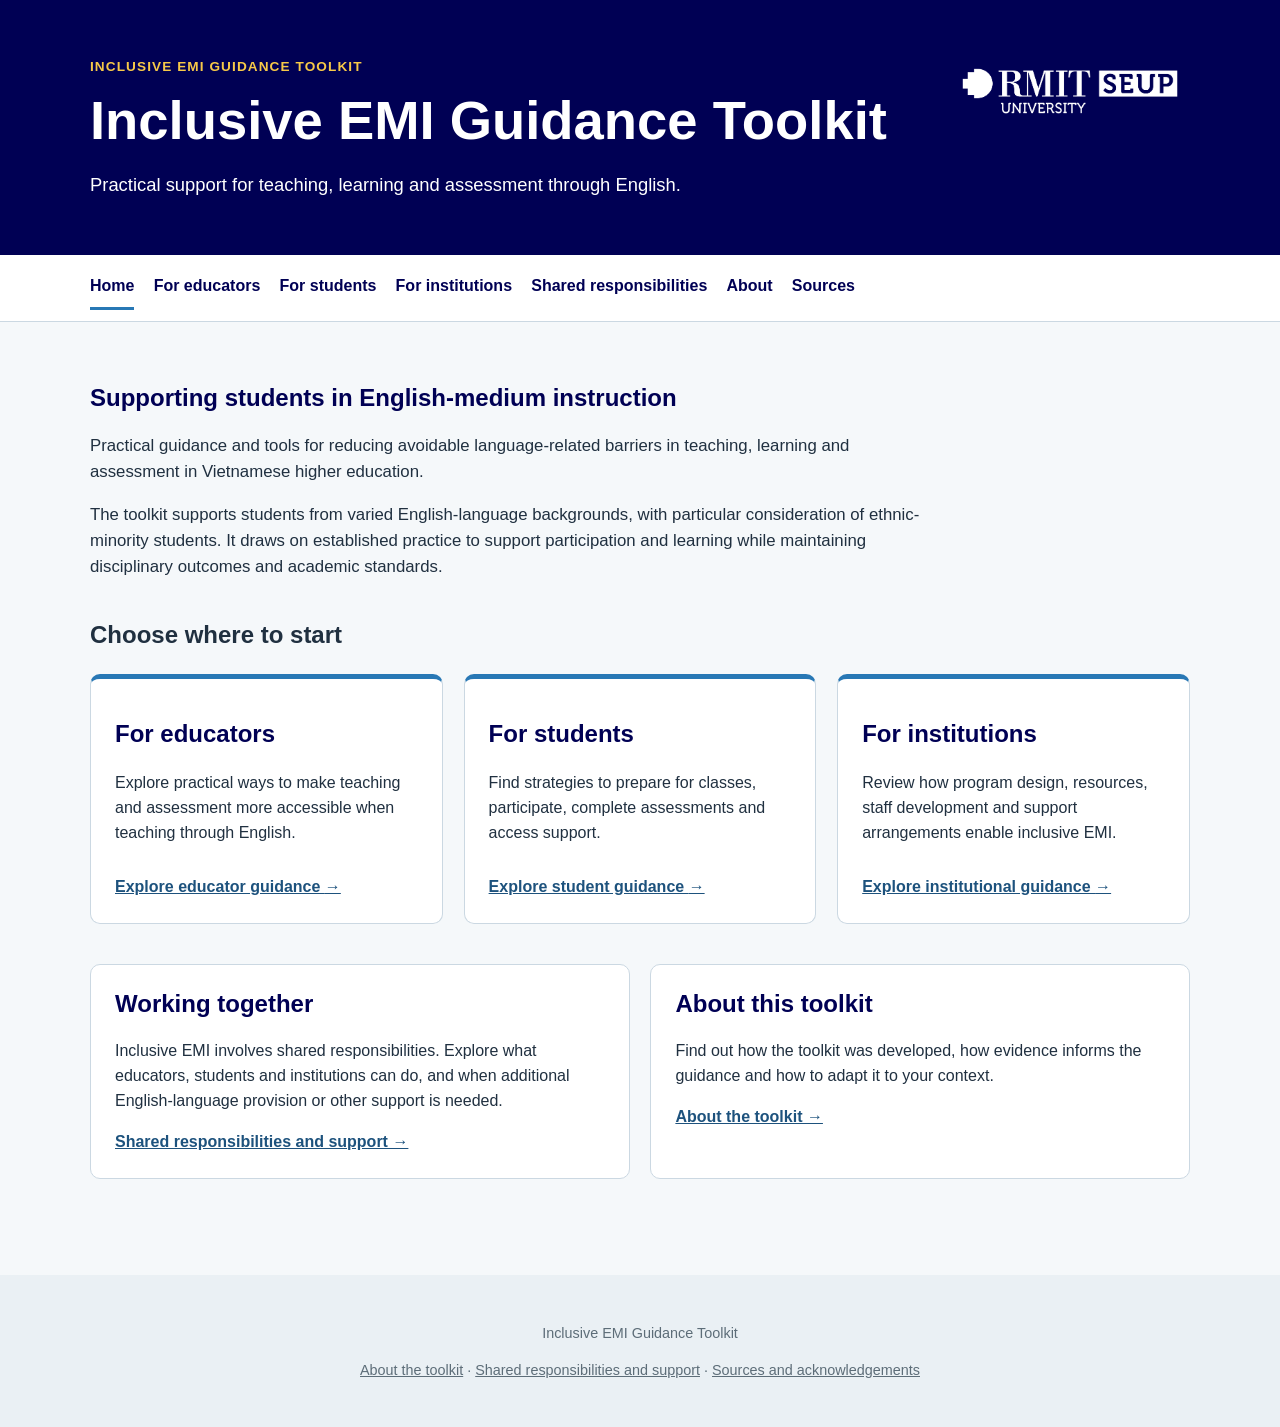
<file: index.html>
<!DOCTYPE html>
<html lang="en"><head><meta charset="UTF-8"><meta name="viewport" content="width=device-width, initial-scale=1"><title>Inclusive EMI Guidance Toolkit | Inclusive EMI Guidance Toolkit</title><meta name="description" content="Practical support for teaching, learning and assessment through English."><link rel="stylesheet" href="style.css"><link rel="stylesheet" href="navigation.css"></head>
<body><a class="skip-link" href="#main-content">Skip to content</a><header class="site-header"><div class="container"><div class="header-logo"><img src="images/seup-logo.png" alt="RMIT University — School of English &amp; University Pathways"></div><p class="eyebrow">Inclusive EMI Guidance Toolkit</p><h1>Inclusive EMI Guidance Toolkit</h1><p class="intro-text">Practical support for teaching, learning and assessment through English.</p></div></header><nav class="toolkit-nav" aria-label="Main navigation"><div class="container"><a href="index.html" aria-current="page">Home</a><a href="educators.html">For educators</a><a href="students.html">For students</a><a href="institutions.html">For institutions</a><a href="responsibilities.html">Shared responsibilities</a><a href="about.html">About</a><a href="sources.html">Sources</a></div></nav><main id="main-content" class="container"><section class="landing-intro" aria-labelledby="purpose"><h2 id="purpose">Supporting students in English-medium instruction</h2><p>Practical guidance and tools for reducing avoidable language-related barriers in teaching, learning and assessment in Vietnamese higher education.</p><p>The toolkit supports students from varied English-language backgrounds, with particular consideration of ethnic-minority students. It draws on established practice to support participation and learning while maintaining disciplinary outcomes and academic standards.</p></section><section aria-labelledby="choose"><h2 id="choose">Choose where to start</h2><div class="audience-grid"><article class="audience-card"><h3>For educators</h3><p>Explore practical ways to make teaching and assessment more accessible when teaching through English.</p><a class="audience-link" href="educators.html">Explore educator guidance <span aria-hidden="true">→</span></a></article><article class="audience-card"><h3>For students</h3><p>Find strategies to prepare for classes, participate, complete assessments and access support.</p><a class="audience-link" href="students.html">Explore student guidance <span aria-hidden="true">→</span></a></article><article class="audience-card"><h3>For institutions</h3><p>Review how program design, resources, staff development and support arrangements enable inclusive EMI.</p><a class="audience-link" href="institutions.html">Explore institutional guidance <span aria-hidden="true">→</span></a></article></div></section><div class="support-grid"><section class="landing-panel"><h2>Working together</h2><p>Inclusive EMI involves shared responsibilities. Explore what educators, students and institutions can do, and when additional English-language provision or other support is needed.</p><a href="responsibilities.html">Shared responsibilities and support →</a></section><section class="landing-panel"><h2>About this toolkit</h2><p>Find out how the toolkit was developed, how evidence informs the guidance and how to adapt it to your context.</p><a href="about.html">About the toolkit →</a></section></div></main><footer class="site-footer"><div class="container"><p>Inclusive EMI Guidance Toolkit</p><p><a href="about.html">About the toolkit</a> · <a href="responsibilities.html">Shared responsibilities and support</a> · <a href="sources.html">Sources and acknowledgements</a></p></div></footer></body></html>
</file>
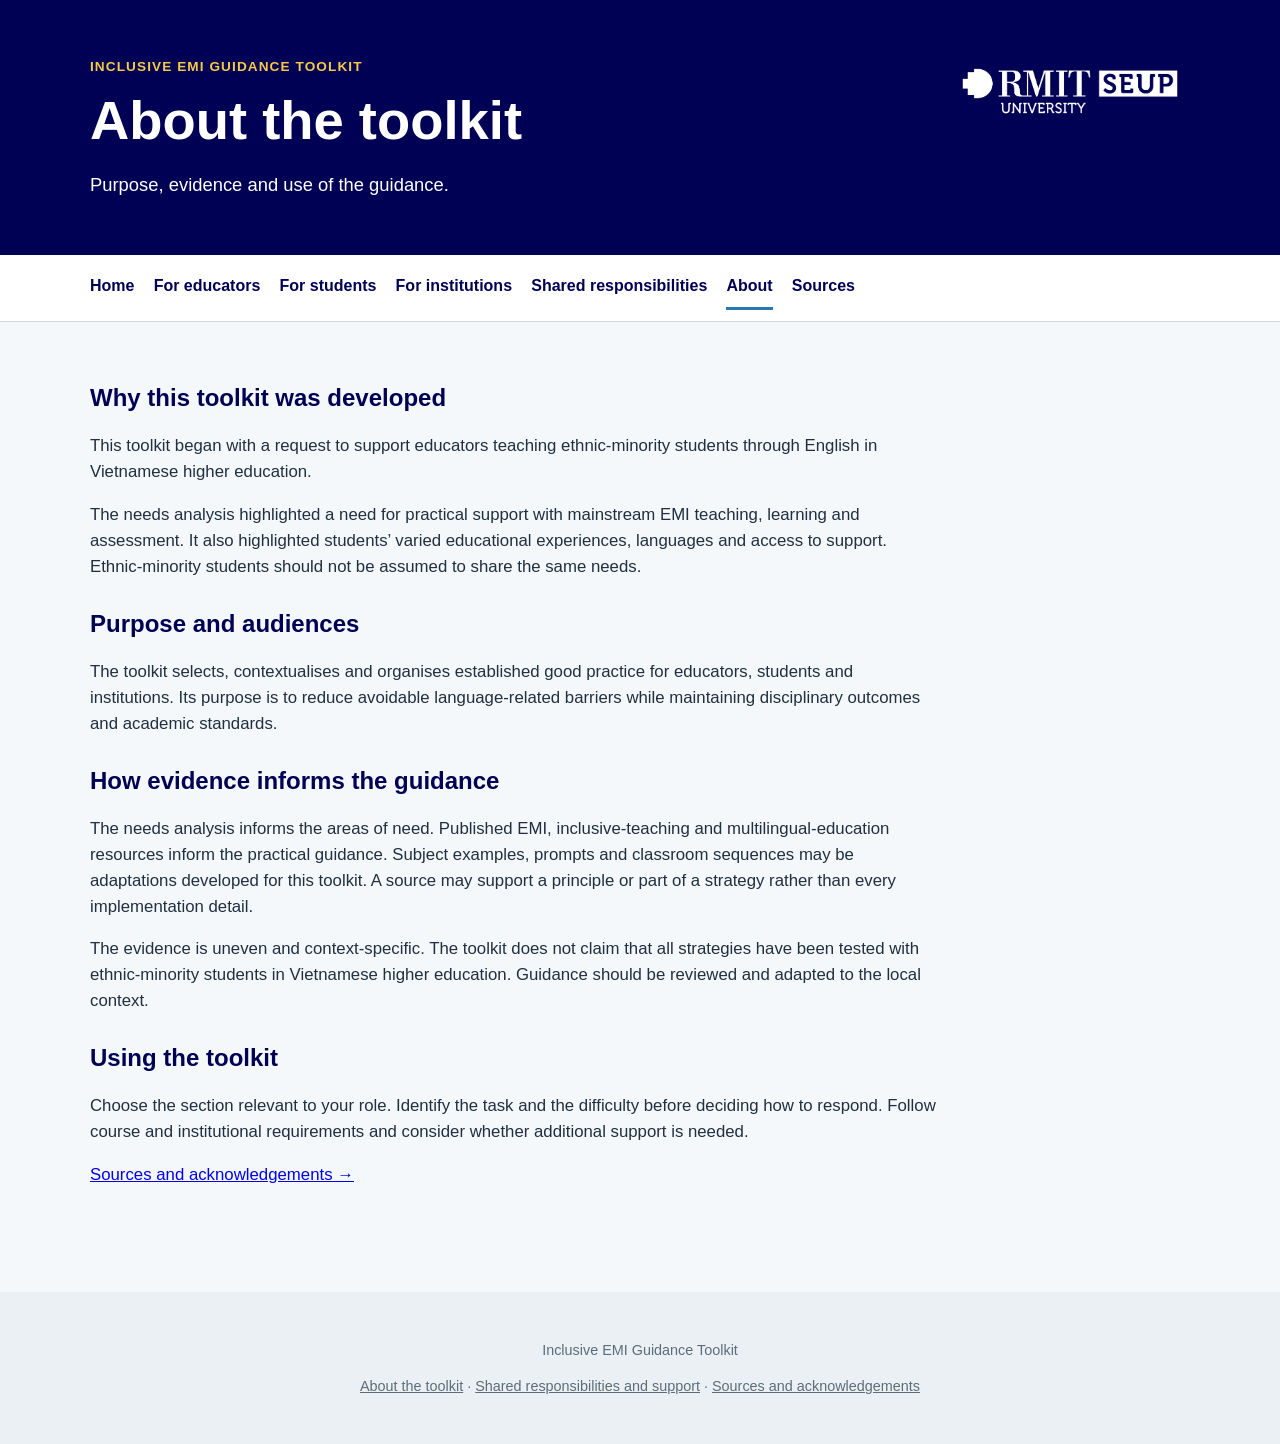
<file: about.html>
<!DOCTYPE html>
<html lang="en"><head><meta charset="UTF-8"><meta name="viewport" content="width=device-width, initial-scale=1"><title>About the toolkit | Inclusive EMI Guidance Toolkit</title><meta name="description" content="Purpose, evidence and use of the guidance."><link rel="stylesheet" href="style.css"><link rel="stylesheet" href="navigation.css"></head>
<body><a class="skip-link" href="#main-content">Skip to content</a><header class="site-header"><div class="container"><div class="header-logo"><img src="images/seup-logo.png" alt="RMIT University — School of English &amp; University Pathways"></div><p class="eyebrow">Inclusive EMI Guidance Toolkit</p><h1>About the toolkit</h1><p class="intro-text">Purpose, evidence and use of the guidance.</p></div></header><nav class="toolkit-nav" aria-label="Main navigation"><div class="container"><a href="index.html">Home</a><a href="educators.html">For educators</a><a href="students.html">For students</a><a href="institutions.html">For institutions</a><a href="responsibilities.html">Shared responsibilities</a><a href="about.html" aria-current="page">About</a><a href="sources.html">Sources</a></div></nav><main id="main-content" class="container"><section class="landing-intro"><h2>Why this toolkit was developed</h2><p>This toolkit began with a request to support educators teaching ethnic-minority students through English in Vietnamese higher education.</p><p>The needs analysis highlighted a need for practical support with mainstream EMI teaching, learning and assessment. It also highlighted students’ varied educational experiences, languages and access to support. Ethnic-minority students should not be assumed to share the same needs.</p><h2>Purpose and audiences</h2><p>The toolkit selects, contextualises and organises established good practice for educators, students and institutions. Its purpose is to reduce avoidable language-related barriers while maintaining disciplinary outcomes and academic standards.</p><h2>How evidence informs the guidance</h2><p>The needs analysis informs the areas of need. Published EMI, inclusive-teaching and multilingual-education resources inform the practical guidance. Subject examples, prompts and classroom sequences may be adaptations developed for this toolkit. A source may support a principle or part of a strategy rather than every implementation detail.</p><p>The evidence is uneven and context-specific. The toolkit does not claim that all strategies have been tested with ethnic-minority students in Vietnamese higher education. Guidance should be reviewed and adapted to the local context.</p><h2>Using the toolkit</h2><p>Choose the section relevant to your role. Identify the task and the difficulty before deciding how to respond. Follow course and institutional requirements and consider whether additional support is needed.</p><p><a href="sources.html">Sources and acknowledgements →</a></p></section></main><footer class="site-footer"><div class="container"><p>Inclusive EMI Guidance Toolkit</p><p><a href="about.html">About the toolkit</a> · <a href="responsibilities.html">Shared responsibilities and support</a> · <a href="sources.html">Sources and acknowledgements</a></p></div></footer></body></html>
</file>
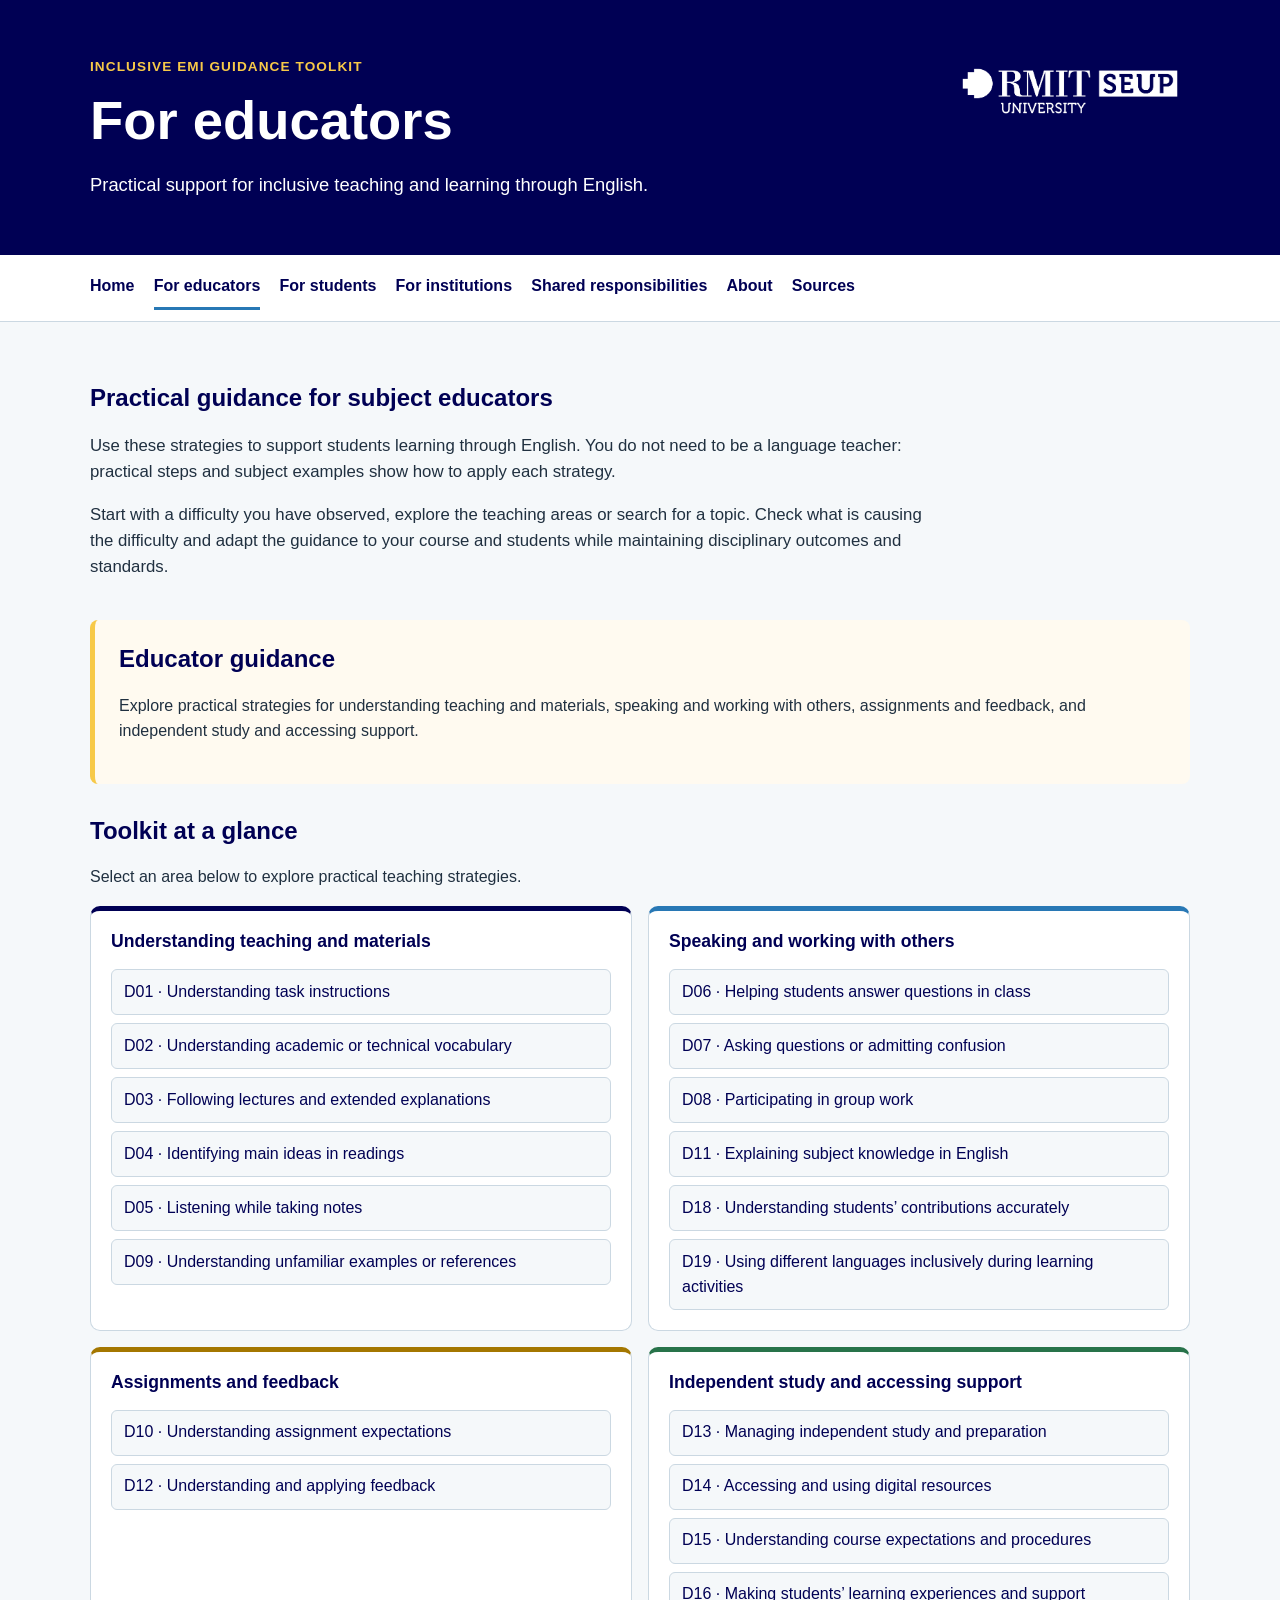
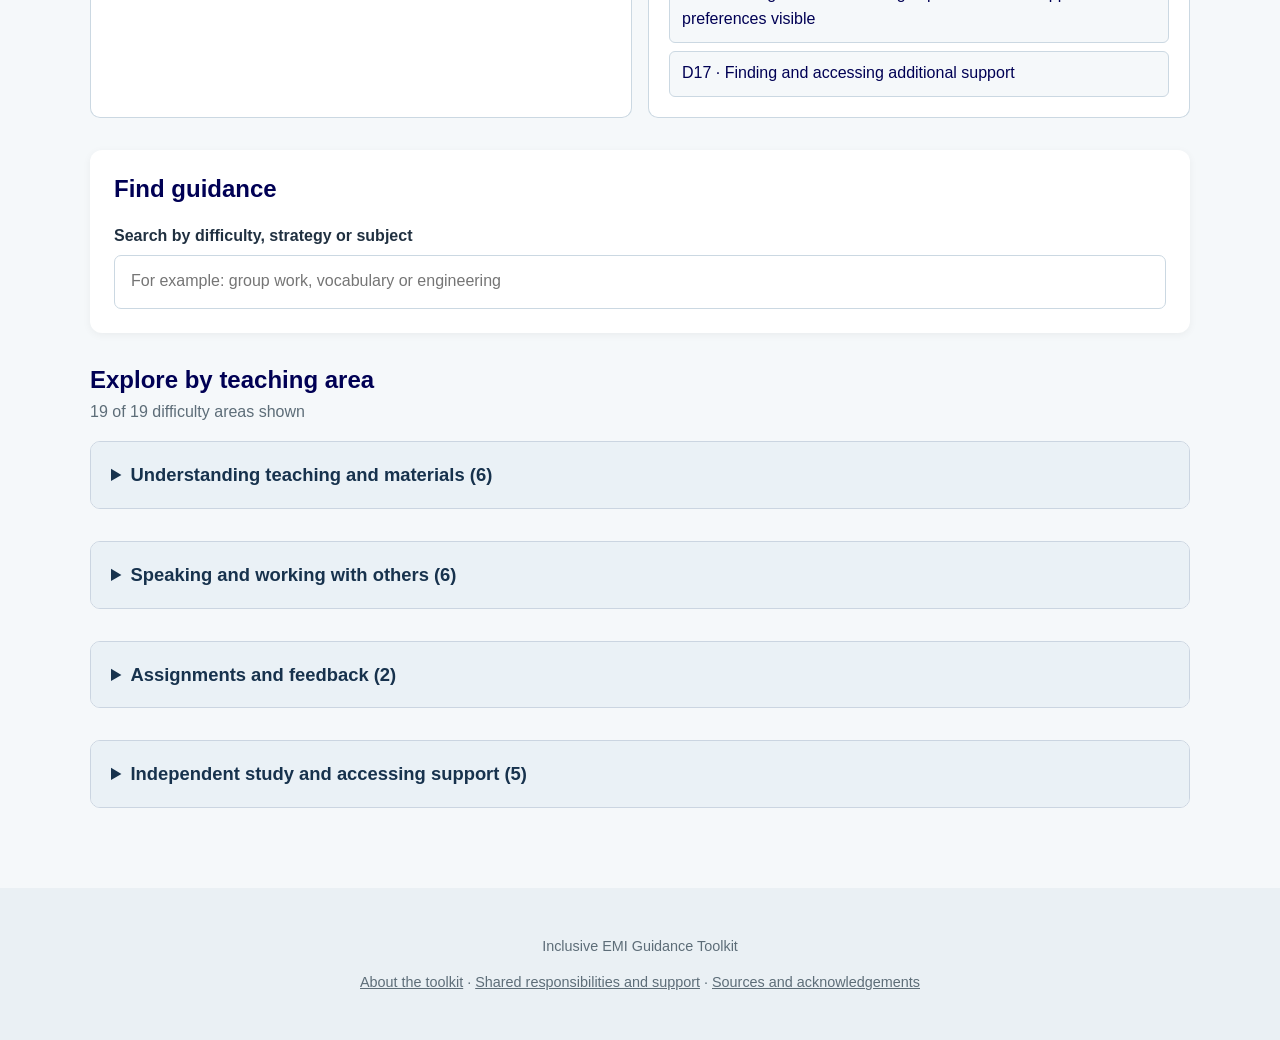
<file: educators.html>
<!DOCTYPE html>
<html lang="en">
<head>
  <meta charset="UTF-8">
  <meta name="viewport" content="width=device-width, initial-scale=1.0">

  <title>For educators | Inclusive EMI Guidance Toolkit</title>

  <meta
    name="description"
    content="Practical guidance for inclusive English-medium instruction in Vietnamese higher education, with particular consideration of ethnic-minority students."
  >

  <link rel="stylesheet" href="style.css">
<link rel="stylesheet" href="navigation.css">

  <style>
    .homepage-introduction {
      max-width: 850px;
      margin-bottom: 3rem;
    }

    .homepage-introduction h2 {
      margin-top: 2rem;
      color: var(--navy);
    }

    .homepage-introduction p {
      font-size: 1.05rem;
    }

    .explore-link {
      display: inline-block;
      margin-top: 1rem;
      padding: 0.9rem 1.3rem;
      border-radius: 7px;
      color: var(--white);
      background: var(--navy);
      font-weight: bold;
      text-decoration: none;
    }

    .explore-link:hover {
      background: var(--dark-blue);
    }

    #educator-guidance {
      scroll-margin-top: 1.5rem;
    }

    @media print {
      .explore-link {
        display: none;
      }
    }
  </style>
</head>

<body>
<a class="skip-link" href="#main-content">Skip to content</a>
  <header class="site-header">
    <div class="container">
       <div class="header-logo">
      <img
        src="images/seup-logo.png"
        alt="RMIT University — School of English & University Pathways"
      >
    </div>
  
      <p class="eyebrow">Inclusive EMI Guidance Toolkit</p><h1>For educators</h1>

      <p class="intro-text">
        Practical support for inclusive teaching and learning
        through English.
      </p>
    </div>
  </header>

  <nav class="toolkit-nav" aria-label="Main navigation"><div class="container"><a href="index.html">Home</a><a href="educators.html" aria-current="page">For educators</a><a href="students.html">For students</a><a href="institutions.html">For institutions</a><a href="responsibilities.html">Shared responsibilities</a><a href="about.html">About</a><a href="sources.html">Sources</a></div></nav><main class="container" id="main-content">
<section class="landing-intro"><h2>Practical guidance for subject educators</h2><p>Use these strategies to support students learning through English. You do not need to be a language teacher: practical steps and subject examples show how to apply each strategy.</p><p>Start with a difficulty you have observed, explore the teaching areas or search for a topic. Check what is causing the difficulty and adapt the guidance to your course and students while maintaining disciplinary outcomes and standards.</p></section>
    <section
      id="educator-guidance"
      aria-labelledby="guidance-heading"
    >
      <div class="welcome-panel">
        <h2 id="guidance-heading">Educator guidance</h2>

        <p>
          Explore practical strategies for understanding teaching and
          materials, speaking and working with others, assignments and
          feedback, and independent study and accessing support.
        </p>

            </div>
<section class="toolkit-overview" aria-labelledby="overview-heading">
  <h2 id="overview-heading">Toolkit at a glance</h2>
  <p>Select an area below to explore practical teaching strategies.</p>
  <div id="overview-map" class="overview-map"></div>
</section>
      <section
        aria-labelledby="search-heading"
        class="search-section"
      >
        <h2 id="search-heading">Find guidance</h2>

        <label for="search-input">
          Search by difficulty, strategy or subject
        </label>

        <input
          id="search-input"
          type="search"
          placeholder="For example: group work, vocabulary or engineering"
        >
      </section>

      <section aria-labelledby="areas-heading">
        <div class="section-heading">
          <h2 id="areas-heading">Explore by teaching area</h2>

          <p id="results-count" aria-live="polite"></p>
        </div>

        <div id="difficulty-list" class="difficulty-list"></div>

        <p id="no-results" class="no-results" hidden>
          No matching difficulty areas or strategies were found.
          Try another search term.
        </p>
      </section>

      <section
        id="detail-panel"
        class="detail-panel"
        aria-label="Selected teaching strategy"
        aria-live="polite"
        hidden
      >
        <button
          id="close-details"
          class="close-button"
          type="button"
        >
          Close details
        </button>

        <div id="detail-content"></div>
      </section>
    </section>
  </main>

<footer class="site-footer"><div class="container"><p>Inclusive EMI Guidance Toolkit</p><p><a href="about.html">About the toolkit</a> · <a href="responsibilities.html">Shared responsibilities and support</a> · <a href="sources.html">Sources and acknowledgements</a></p></div></footer>
  <script src="content.js"></script>
  <script src="app.js"></script>
  <script src="reflection.js"></script>
</body>
</html>
</file>
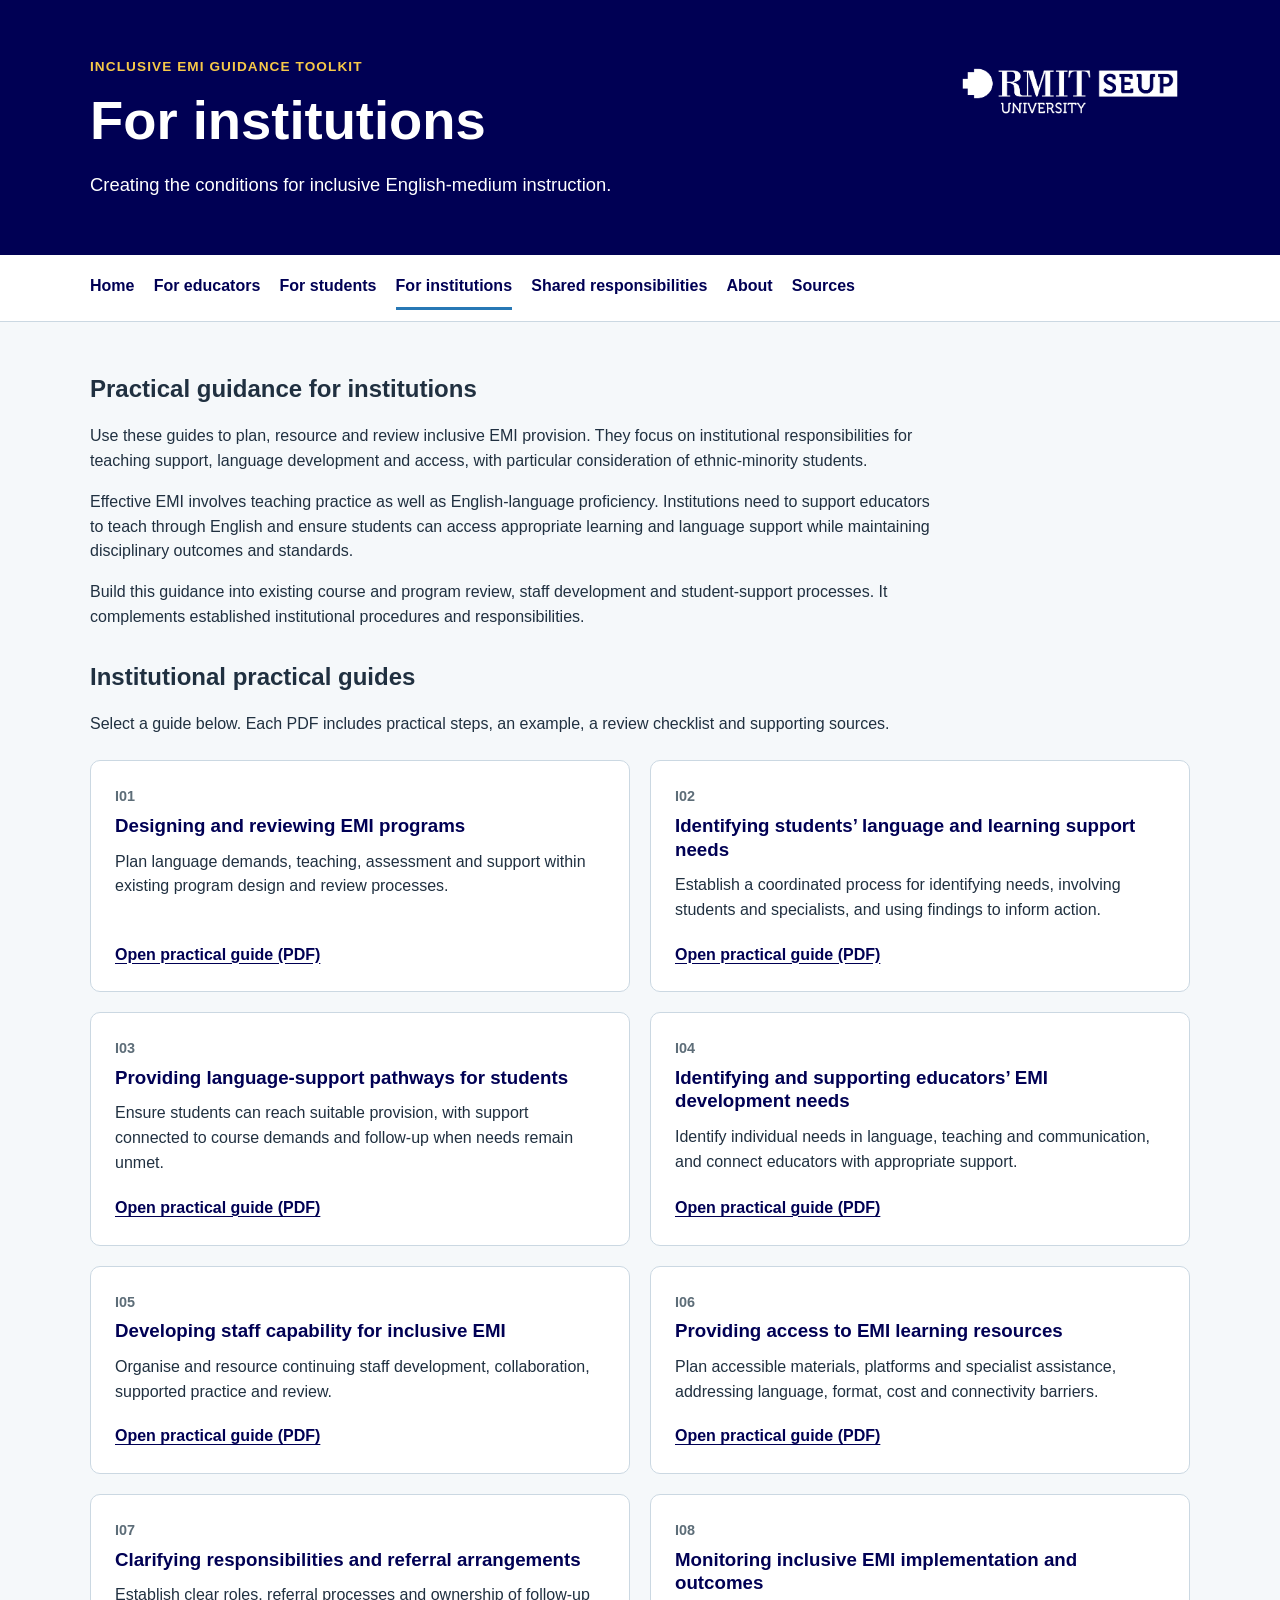
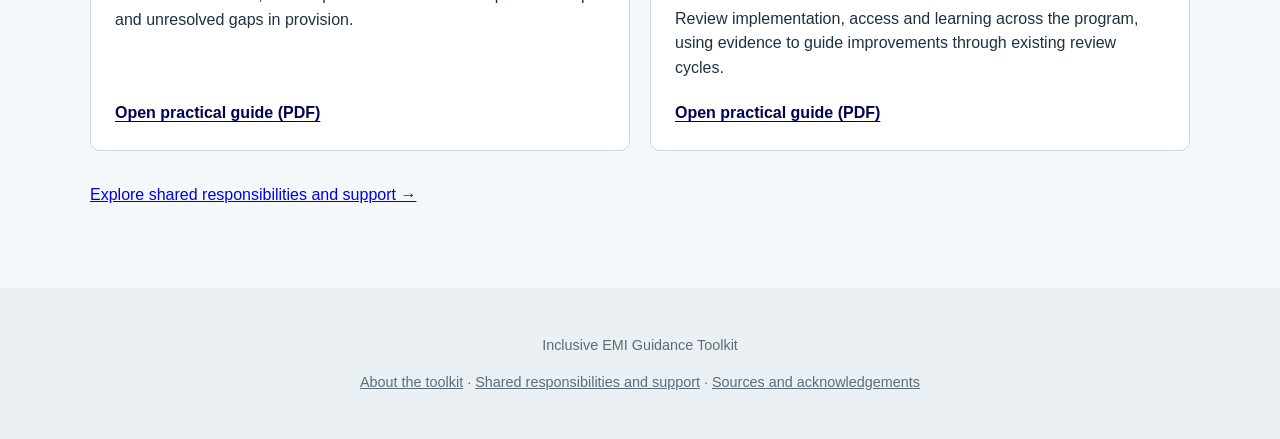
<file: institutions.html>
<!DOCTYPE html>
<html lang="en">
<head>
  <meta charset="UTF-8">
  <meta name="viewport" content="width=device-width, initial-scale=1">

  <title>For institutions | Inclusive EMI Guidance Toolkit</title>
  <meta
    name="description"
    content="Practical guidance for institutions creating the conditions for inclusive English-medium instruction."
  >

  <link rel="stylesheet" href="style.css">
  <link rel="stylesheet" href="navigation.css">

  <style>
    .institution-intro {
      max-width: 850px;
      margin-bottom: 2rem;
    }

    .institution-guides {
      display: grid;
      grid-template-columns: repeat(2, minmax(0, 1fr));
      gap: 1.25rem;
      margin: 1.5rem 0 2rem;
    }

    .institution-guide {
      display: flex;
      flex-direction: column;
      padding: 1.5rem;
      background: var(--white, #ffffff);
      border: 1px solid var(--border, #cbd8e2);
      border-radius: 10px;
    }

    .institution-guide .guide-code {
      margin: 0 0 0.4rem;
      color: var(--muted, #5d6d78);
      font-size: 0.9rem;
      font-weight: bold;
    }

    .institution-guide h3 {
      margin: 0 0 0.75rem;
      color: var(--navy, #17324d);
    }

    .institution-guide .guide-description {
      margin: 0 0 1.25rem;
    }

    .institution-guide .guide-link {
      align-self: flex-start;
      margin-top: auto;
      color: var(--navy, #17324d);
      font-weight: bold;
      text-underline-offset: 0.2em;
    }

    .institution-guide .guide-link:hover {
      color: var(--dark-blue, #1d527d);
    }

    .institution-guide .guide-link:focus-visible {
      outline: 3px solid var(--blue, #2878b5);
      outline-offset: 4px;
    }

    @media (max-width: 700px) {
      .institution-guides {
        grid-template-columns: 1fr;
      }
    }

    @media print {
      .institution-guide {
        break-inside: avoid;
      }
    }
  </style>
</head>

<body>
  <a class="skip-link" href="#main-content">Skip to content</a>

  <header class="site-header">
    <div class="container">
      <div class="header-logo">
        <img
          src="images/seup-logo.png"
          alt="RMIT University — School of English &amp; University Pathways"
        >
      </div>

      <p class="eyebrow">Inclusive EMI Guidance Toolkit</p>
      <h1>For institutions</h1>
      <p class="intro-text">
        Creating the conditions for inclusive English-medium instruction.
      </p>
    </div>
  </header>

  <nav class="toolkit-nav" aria-label="Main navigation">
    <div class="container">
      <a href="index.html">Home</a>
      <a href="educators.html">For educators</a>
      <a href="students.html">For students</a>
      <a href="institutions.html" aria-current="page">For institutions</a>
      <a href="responsibilities.html">Shared responsibilities</a>
      <a href="about.html">About</a>
      <a href="sources.html">Sources</a>
    </div>
  </nav>

  <main id="main-content" class="container">
    <section class="institution-intro" aria-labelledby="intro-heading">
      <h2 id="intro-heading">Practical guidance for institutions</h2>

      <p>
        Use these guides to plan, resource and review inclusive EMI
        provision. They focus on institutional responsibilities for
        teaching support, language development and access, with particular
        consideration of ethnic-minority students.
      </p>

      <p>
        Effective EMI involves teaching practice as well as English-language
        proficiency. Institutions need to support educators to teach through
        English and ensure students can access appropriate learning and
        language support while maintaining disciplinary outcomes and standards.
      </p>

      <p>
        Build this guidance into existing course and program review,
        staff development and student-support processes. It complements
        established institutional procedures and responsibilities.
      </p>

      
    </section>

    <section aria-labelledby="guides-heading">
      <h2 id="guides-heading">Institutional practical guides</h2>
      <p>
        Select a guide below. Each PDF includes practical steps, an example,
        a review checklist and supporting sources.
      </p>

      <div class="institution-guides">
        <article class="institution-guide">
          <p class="guide-code">I01</p>
          <h3>Designing and reviewing EMI programs</h3>
          <p class="guide-description">
            Plan language demands, teaching, assessment and support within
            existing program design and review processes.
          </p>
          <a
            class="guide-link"
            href="guides/I01_Designing_and_reviewing_EMI_programs.pdf"
            aria-label="Open I01: Designing and reviewing EMI programs (PDF)"
          >Open practical guide (PDF)</a>
        </article>

        <article class="institution-guide">
          <p class="guide-code">I02</p>
          <h3>Identifying students’ language and learning support needs</h3>
          <p class="guide-description">
            Establish a coordinated process for identifying needs, involving
            students and specialists, and using findings to inform action.
          </p>
          <a
            class="guide-link"
            href="guides/I02_Identifying_students_language_and_learning_support_needs.pdf"
            aria-label="Open I02: Identifying students’ language and learning support needs (PDF)"
          >Open practical guide (PDF)</a>
        </article>

        <article class="institution-guide">
          <p class="guide-code">I03</p>
          <h3>Providing language-support pathways for students</h3>
          <p class="guide-description">
            Ensure students can reach suitable provision, with support
            connected to course demands and follow-up when needs remain unmet.
          </p>
          <a
            class="guide-link"
            href="guides/I03_Providing_language_support_pathways_for_students.pdf"
            aria-label="Open I03: Providing language-support pathways for students (PDF)"
          >Open practical guide (PDF)</a>
        </article>

        <article class="institution-guide">
          <p class="guide-code">I04</p>
          <h3>Identifying and supporting educators’ EMI development needs</h3>
          <p class="guide-description">
            Identify individual needs in language, teaching and communication,
            and connect educators with appropriate support.
          </p>
          <a
            class="guide-link"
            href="guides/I04_Identifying_and_supporting_educators_EMI_development_needs.pdf"
            aria-label="Open I04: Identifying and supporting educators’ EMI development needs (PDF)"
          >Open practical guide (PDF)</a>
        </article>

        <article class="institution-guide">
          <p class="guide-code">I05</p>
          <h3>Developing staff capability for inclusive EMI</h3>
          <p class="guide-description">
            Organise and resource continuing staff development, collaboration,
            supported practice and review.
          </p>
          <a
            class="guide-link"
            href="guides/I05_Developing_staff_capability_for_inclusive_EMI.pdf"
            aria-label="Open I05: Developing staff capability for inclusive EMI (PDF)"
          >Open practical guide (PDF)</a>
        </article>

        <article class="institution-guide">
          <p class="guide-code">I06</p>
          <h3>Providing access to EMI learning resources</h3>
          <p class="guide-description">
            Plan accessible materials, platforms and specialist assistance,
            addressing language, format, cost and connectivity barriers.
          </p>
          <a
            class="guide-link"
            href="guides/I06_Providing_access_to_EMI_learning_resources.pdf"
            aria-label="Open I06: Providing access to EMI learning resources (PDF)"
          >Open practical guide (PDF)</a>
        </article>

        <article class="institution-guide">
          <p class="guide-code">I07</p>
          <h3>Clarifying responsibilities and referral arrangements</h3>
          <p class="guide-description">
            Establish clear roles, referral processes and ownership of
            follow-up and unresolved gaps in provision.
          </p>
          <a
            class="guide-link"
            href="guides/I07_Clarifying_responsibilities_and_referral_arrangements.pdf"
            aria-label="Open I07: Clarifying responsibilities and referral arrangements (PDF)"
          >Open practical guide (PDF)</a>
        </article>

        <article class="institution-guide">
          <p class="guide-code">I08</p>
          <h3>Monitoring inclusive EMI implementation and outcomes</h3>
          <p class="guide-description">
            Review implementation, access and learning across the program,
            using evidence to guide improvements through existing review cycles.
          </p>
          <a
            class="guide-link"
            href="guides/I08_Monitoring_inclusive_EMI_implementation_and_outcomes.pdf"
            aria-label="Open I08: Monitoring inclusive EMI implementation and outcomes (PDF)"
          >Open practical guide (PDF)</a>
        </article>
      </div>
    </section>

    <p>
      <a href="responsibilities.html">
        Explore shared responsibilities and support →
      </a>
    </p>
  </main>

  <footer class="site-footer">
    <div class="container">
      <p>Inclusive EMI Guidance Toolkit</p>
      <p>
        <a href="about.html">About the toolkit</a> ·
        <a href="responsibilities.html">Shared responsibilities and support</a> ·
        <a href="sources.html">Sources and acknowledgements</a>
      </p>
    </div>
  </footer>
</body>
</html>
</file>
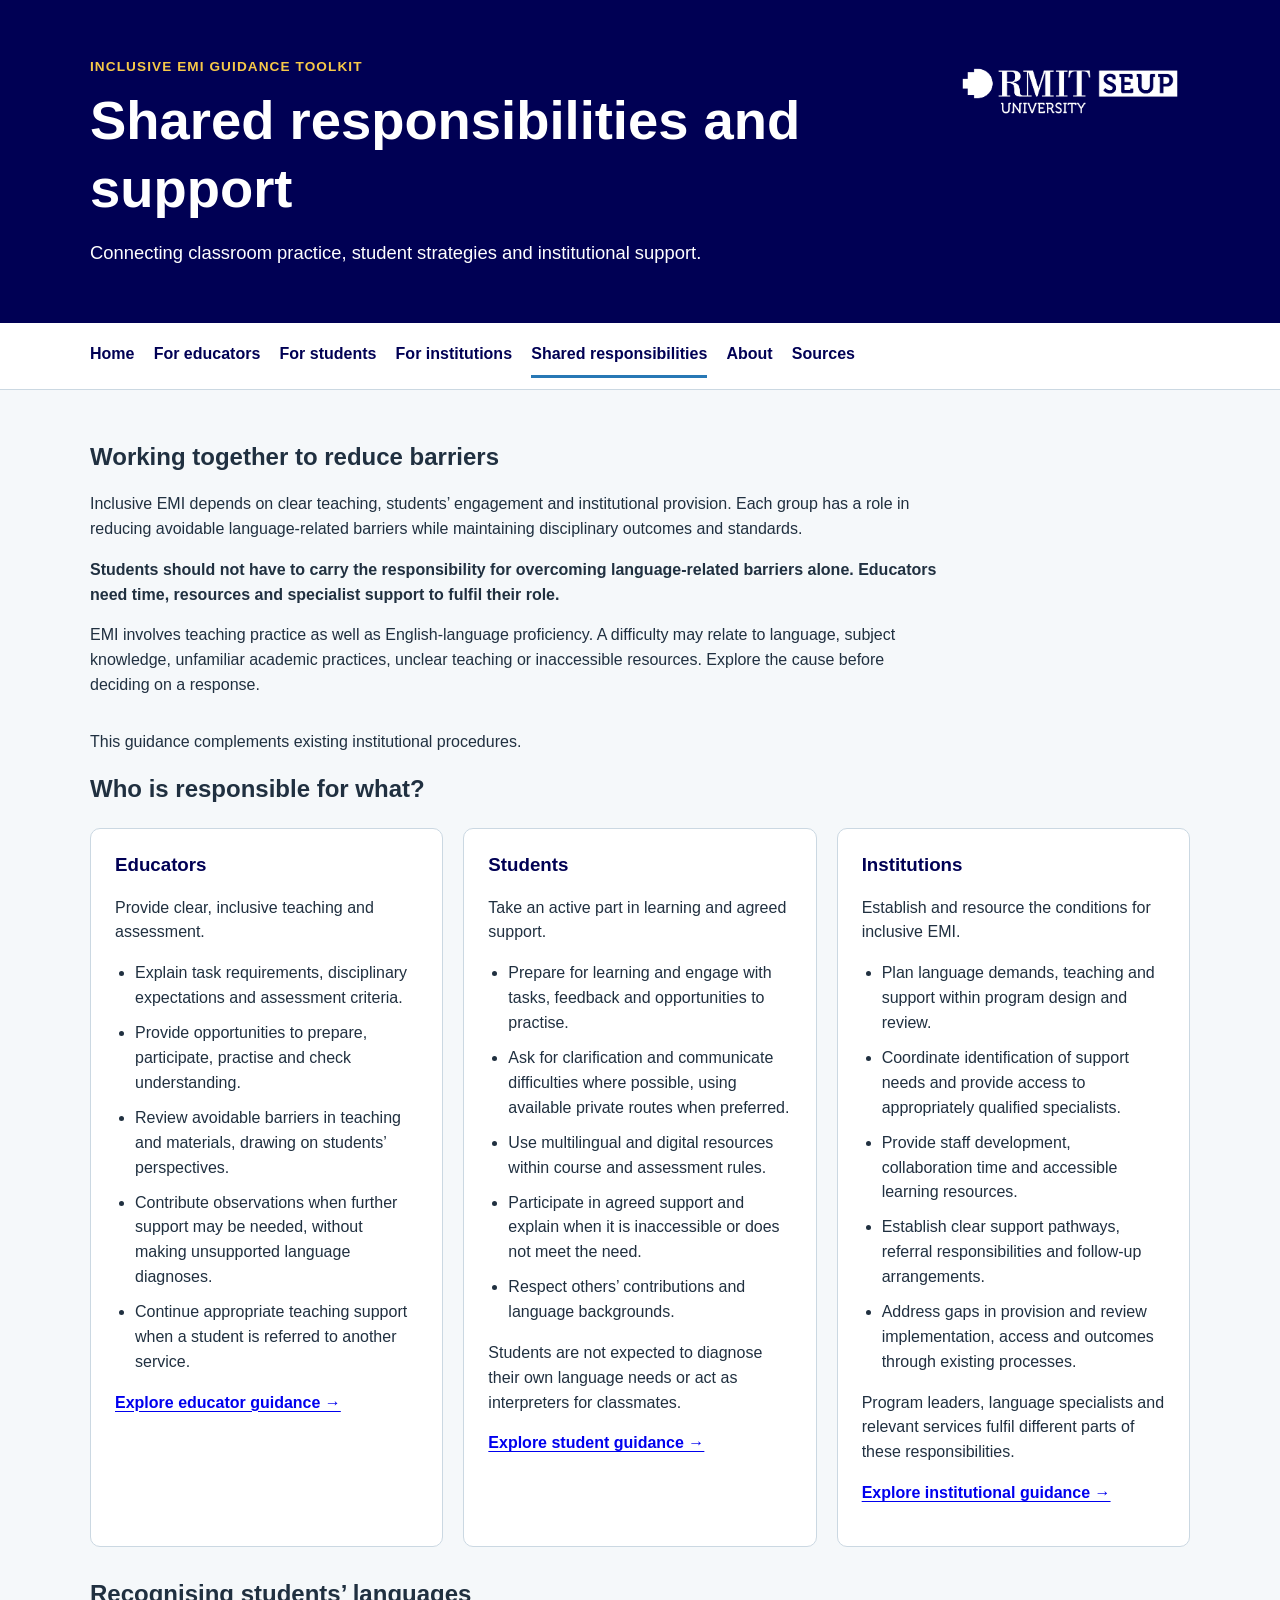
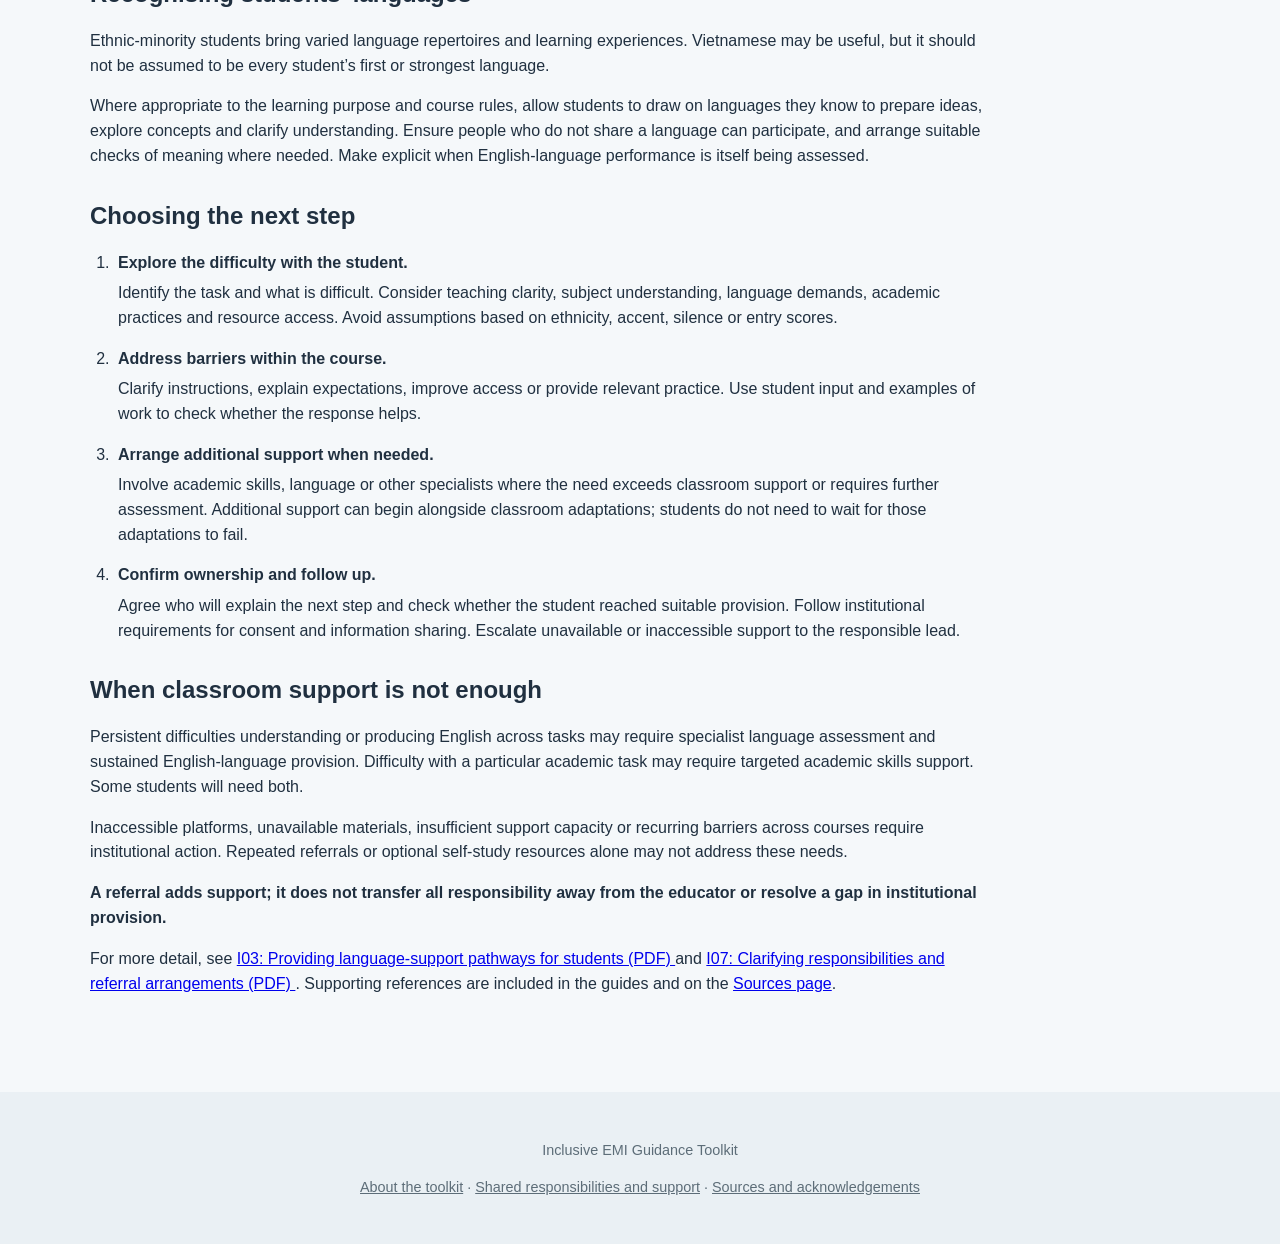
<file: responsibilities.html>
<!DOCTYPE html>
<html lang="en">
<head>
  <meta charset="UTF-8">
  <meta name="viewport" content="width=device-width, initial-scale=1">

  <title>
    Shared responsibilities and support | Inclusive EMI Guidance Toolkit
  </title>

  <meta
    name="description"
    content="How educators, students and institutions work together to reduce avoidable language-related barriers in English-medium instruction."
  >

  <link rel="stylesheet" href="style.css">
  <link rel="stylesheet" href="navigation.css">

  <style>
    .responsibilities-intro {
      max-width: 850px;
      margin-bottom: 2rem;
    }

    .responsibility-grid {
      display: grid;
      grid-template-columns: repeat(3, minmax(0, 1fr));
      gap: 1.25rem;
      margin: 1.5rem 0 2rem;
    }

    .responsibility-card {
      padding: 1.5rem;
      background: var(--white, #ffffff);
      border: 1px solid var(--border, #cbd8e2);
      border-radius: 10px;
    }

    .responsibility-card h3 {
      margin-top: 0;
      color: var(--navy, #17324d);
    }

    .responsibility-card ul {
      padding-left: 1.25rem;
    }

    .responsibility-card li {
      margin-bottom: 0.65rem;
    }

    .responsibility-card a {
      font-weight: bold;
      text-underline-offset: 0.2em;
    }

    .support-section {
      max-width: 900px;
      margin: 2rem 0;
    }

    .support-steps {
      padding-left: 1.5rem;
    }

    .support-steps li {
      margin-bottom: 1rem;
      padding-left: 0.25rem;
    }

    .support-steps li p {
      margin: 0.35rem 0 0;
    }

    main a:focus-visible {
      outline: 3px solid var(--blue, #2878b5);
      outline-offset: 4px;
    }

    @media (max-width: 900px) {
      .responsibility-grid {
        grid-template-columns: 1fr;
      }
    }

    @media print {
      .responsibility-card {
        break-inside: avoid;
      }
    }
  </style>
</head>

<body>
  <a class="skip-link" href="#main-content">Skip to content</a>

  <header class="site-header">
    <div class="container">
      <div class="header-logo">
        <img
          src="images/seup-logo.png"
          alt="RMIT University — School of English &amp; University Pathways"
        >
      </div>

      <p class="eyebrow">Inclusive EMI Guidance Toolkit</p>
      <h1>Shared responsibilities and support</h1>
      <p class="intro-text">
        Connecting classroom practice, student strategies and institutional support.
      </p>
    </div>
  </header>

  <nav class="toolkit-nav" aria-label="Main navigation">
    <div class="container">
      <a href="index.html">Home</a>
      <a href="educators.html">For educators</a>
      <a href="students.html">For students</a>
      <a href="institutions.html">For institutions</a>
      <a href="responsibilities.html" aria-current="page">
        Shared responsibilities
      </a>
      <a href="about.html">About</a>
      <a href="sources.html">Sources</a>
    </div>
  </nav>

  <main id="main-content" class="container">
    <section
      class="responsibilities-intro"
      aria-labelledby="shared-heading"
    >
      <h2 id="shared-heading">Working together to reduce barriers</h2>

      <p>
        Inclusive EMI depends on clear teaching, students’ engagement and
        institutional provision. Each group has a role in reducing avoidable
        language-related barriers while maintaining disciplinary outcomes
        and standards.
      </p>

      <p>
        <strong>
          Students should not have to carry the responsibility for overcoming
          language-related barriers alone. Educators need time, resources and
          specialist support to fulfil their role.
        </strong>
      </p>

      <p>
        EMI involves teaching practice as well as English-language proficiency.
        A difficulty may relate to language, subject knowledge, unfamiliar
        academic practices, unclear teaching or inaccessible resources.
        Explore the cause before deciding on a response.
      </p>

      
    </section>

    <p>This guidance complements existing institutional procedures.</p>
    <section aria-labelledby="roles-heading">
      <h2 id="roles-heading">Who is responsible for what?</h2>

      <div class="responsibility-grid">
        <article class="responsibility-card">
          <h3>Educators</h3>
          <p>Provide clear, inclusive teaching and assessment.</p>

          <ul>
            <li>
              Explain task requirements, disciplinary expectations and
              assessment criteria.
            </li>
            <li>
              Provide opportunities to prepare, participate, practise and
              check understanding.
            </li>
            <li>
              Review avoidable barriers in teaching and materials, drawing
              on students’ perspectives.
            </li>
            <li>
              Contribute observations when further support may be needed,
              without making unsupported language diagnoses.
            </li>
            <li>
              Continue appropriate teaching support when a student is
              referred to another service.
            </li>
          </ul>

          <p><a href="educators.html">Explore educator guidance →</a></p>
        </article>

        <article class="responsibility-card">
          <h3>Students</h3>
          <p>Take an active part in learning and agreed support.</p>

          <ul>
            <li>
              Prepare for learning and engage with tasks, feedback and
              opportunities to practise.
            </li>
            <li>
              Ask for clarification and communicate difficulties where
              possible, using available private routes when preferred.
            </li>
            <li>
              Use multilingual and digital resources within course and
              assessment rules.
            </li>
            <li>
              Participate in agreed support and explain when it is
              inaccessible or does not meet the need.
            </li>
            <li>
              Respect others’ contributions and language backgrounds.
            </li>
          </ul>

          <p>
            Students are not expected to diagnose their own language needs
            or act as interpreters for classmates.
          </p>

          <p><a href="students.html">Explore student guidance →</a></p>
        </article>

        <article class="responsibility-card">
          <h3>Institutions</h3>
          <p>Establish and resource the conditions for inclusive EMI.</p>

          <ul>
            <li>
              Plan language demands, teaching and support within program
              design and review.
            </li>
            <li>
              Coordinate identification of support needs and provide access
              to appropriately qualified specialists.
            </li>
            <li>
              Provide staff development, collaboration time and accessible
              learning resources.
            </li>
            <li>
              Establish clear support pathways, referral responsibilities
              and follow-up arrangements.
            </li>
            <li>
              Address gaps in provision and review implementation, access
              and outcomes through existing processes.
            </li>
          </ul>

          <p>
            Program leaders, language specialists and relevant services
            fulfil different parts of these responsibilities.
          </p>

          <p><a href="institutions.html">Explore institutional guidance →</a></p>
        </article>
      </div>
    </section>

    <section
      class="support-section"
      aria-labelledby="language-heading"
    >
      <h2 id="language-heading">Recognising students’ languages</h2>

      <p>
        Ethnic-minority students bring varied language repertoires and
        learning experiences. Vietnamese may be useful, but it should not
        be assumed to be every student’s first or strongest language.
      </p>

      <p>
        Where appropriate to the learning purpose and course rules, allow
        students to draw on languages they know to prepare ideas, explore
        concepts and clarify understanding. Ensure people who do not share
        a language can participate, and arrange suitable checks of meaning
        where needed. Make explicit when English-language performance is
        itself being assessed.
      </p>
    </section>

    <section
      class="support-section"
      aria-labelledby="next-step-heading"
    >
      <h2 id="next-step-heading">Choosing the next step</h2>

      <ol class="support-steps">
        <li>
          <strong>Explore the difficulty with the student.</strong>
          <p>
            Identify the task and what is difficult. Consider teaching
            clarity, subject understanding, language demands, academic
            practices and resource access. Avoid assumptions based on
            ethnicity, accent, silence or entry scores.
          </p>
        </li>

        <li>
          <strong>Address barriers within the course.</strong>
          <p>
            Clarify instructions, explain expectations, improve access
            or provide relevant practice. Use student input and examples
            of work to check whether the response helps.
          </p>
        </li>

        <li>
          <strong>Arrange additional support when needed.</strong>
          <p>
            Involve academic skills, language or other specialists where
            the need exceeds classroom support or requires further
            assessment. Additional support can begin alongside classroom
            adaptations; students do not need to wait for those adaptations
            to fail.
          </p>
        </li>

        <li>
          <strong>Confirm ownership and follow up.</strong>
          <p>
            Agree who will explain the next step and check whether the
            student reached suitable provision. Follow institutional
            requirements for consent and information sharing. Escalate
            unavailable or inaccessible support to the responsible lead.
          </p>
        </li>
      </ol>
    </section>

    <section
      class="support-section"
      aria-labelledby="additional-heading"
    >
      <h2 id="additional-heading">When classroom support is not enough</h2>

      <p>
        Persistent difficulties understanding or producing English across
        tasks may require specialist language assessment and sustained
        English-language provision. Difficulty with a particular academic
        task may require targeted academic skills support. Some students
        will need both.
      </p>

      <p>
        Inaccessible platforms, unavailable materials, insufficient support
        capacity or recurring barriers across courses require institutional
        action. Repeated referrals or optional self-study resources alone
        may not address these needs.
      </p>

      <p>
        <strong>
          A referral adds support; it does not transfer all responsibility
          away from the educator or resolve a gap in institutional provision.
        </strong>
      </p>

      <p>
        For more detail, see
        <a href="guides/I03_Providing_language_support_pathways_for_students.pdf">
          I03: Providing language-support pathways for students (PDF)
        </a>
        and
        <a href="guides/I07_Clarifying_responsibilities_and_referral_arrangements.pdf">
          I07: Clarifying responsibilities and referral arrangements (PDF)
        </a>.
        Supporting references are included in the guides and on the
        <a href="sources.html">Sources page</a>.
      </p>
    </section>
  </main>

  <footer class="site-footer">
    <div class="container">
      <p>Inclusive EMI Guidance Toolkit</p>
      <p>
        <a href="about.html">About the toolkit</a> ·
        <a href="responsibilities.html">Shared responsibilities and support</a> ·
        <a href="sources.html">Sources and acknowledgements</a>
      </p>
    </div>
  </footer>
</body>
</html>
</file>
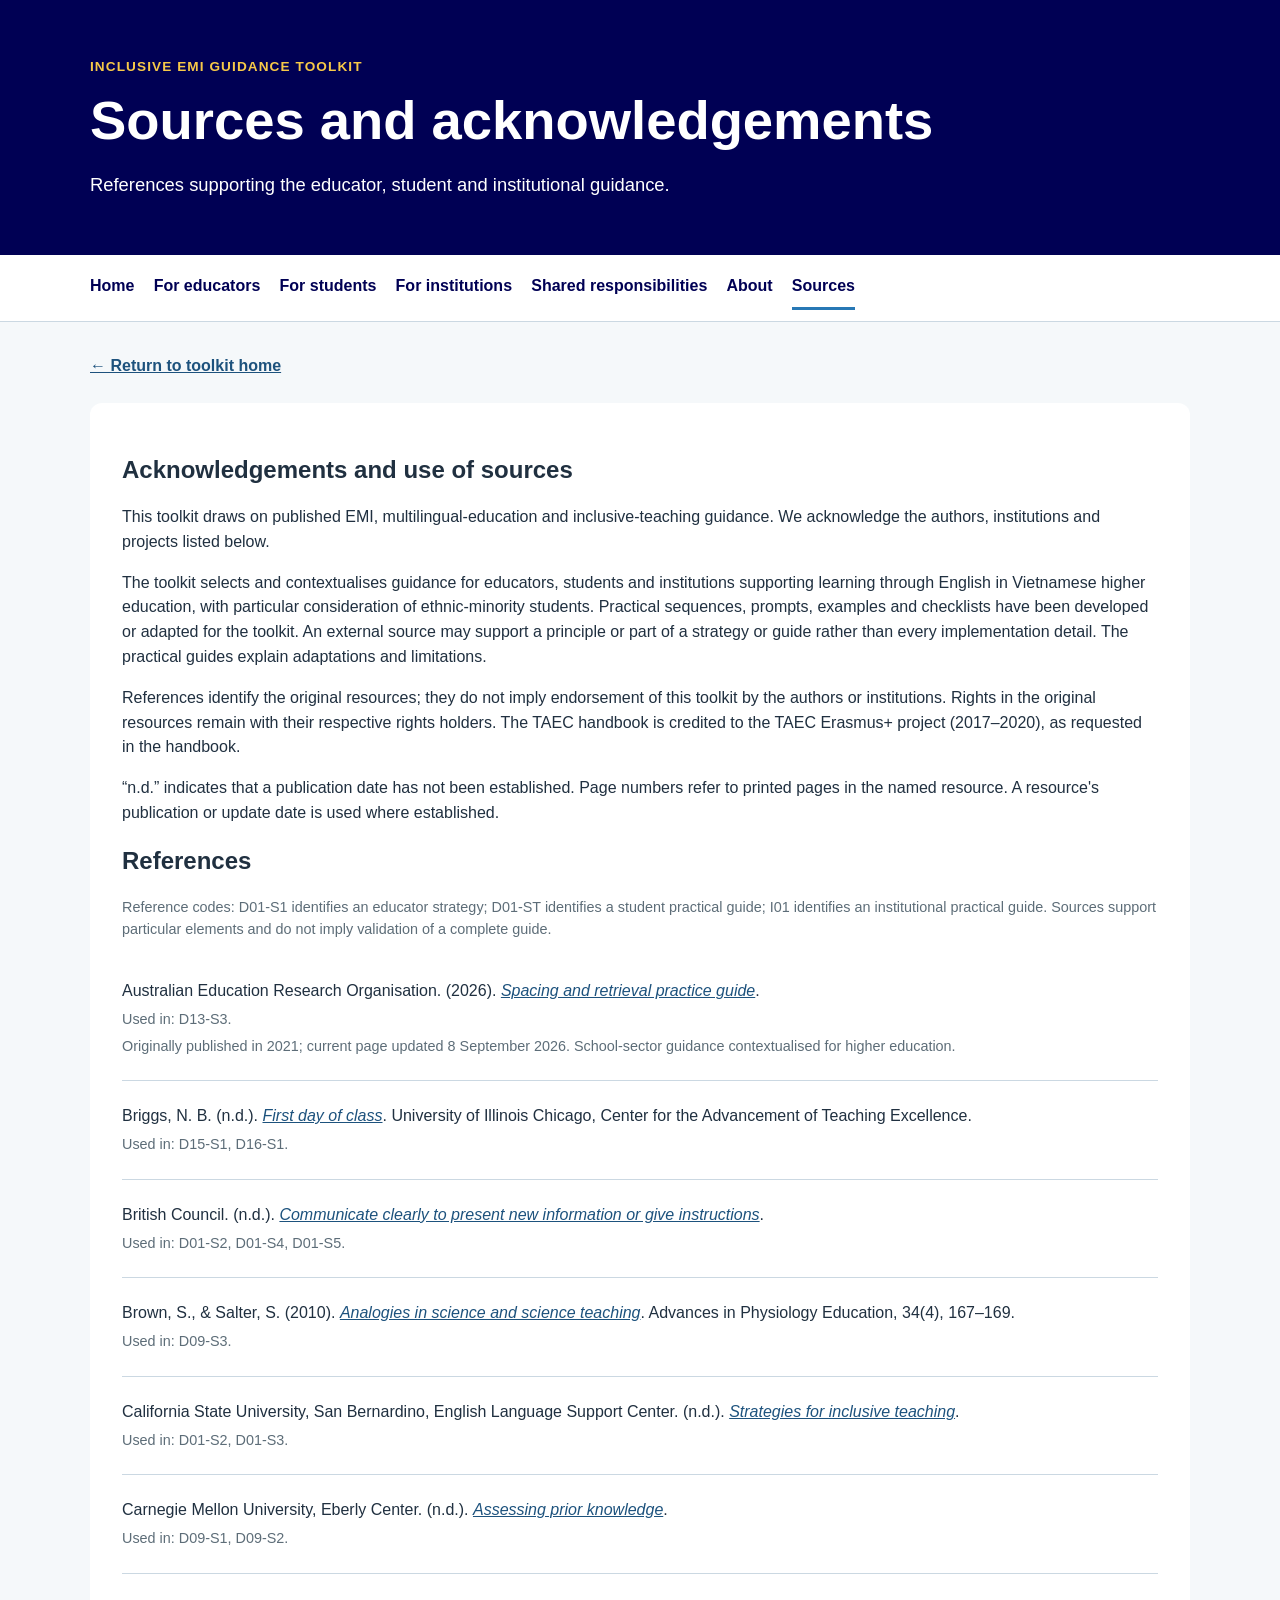
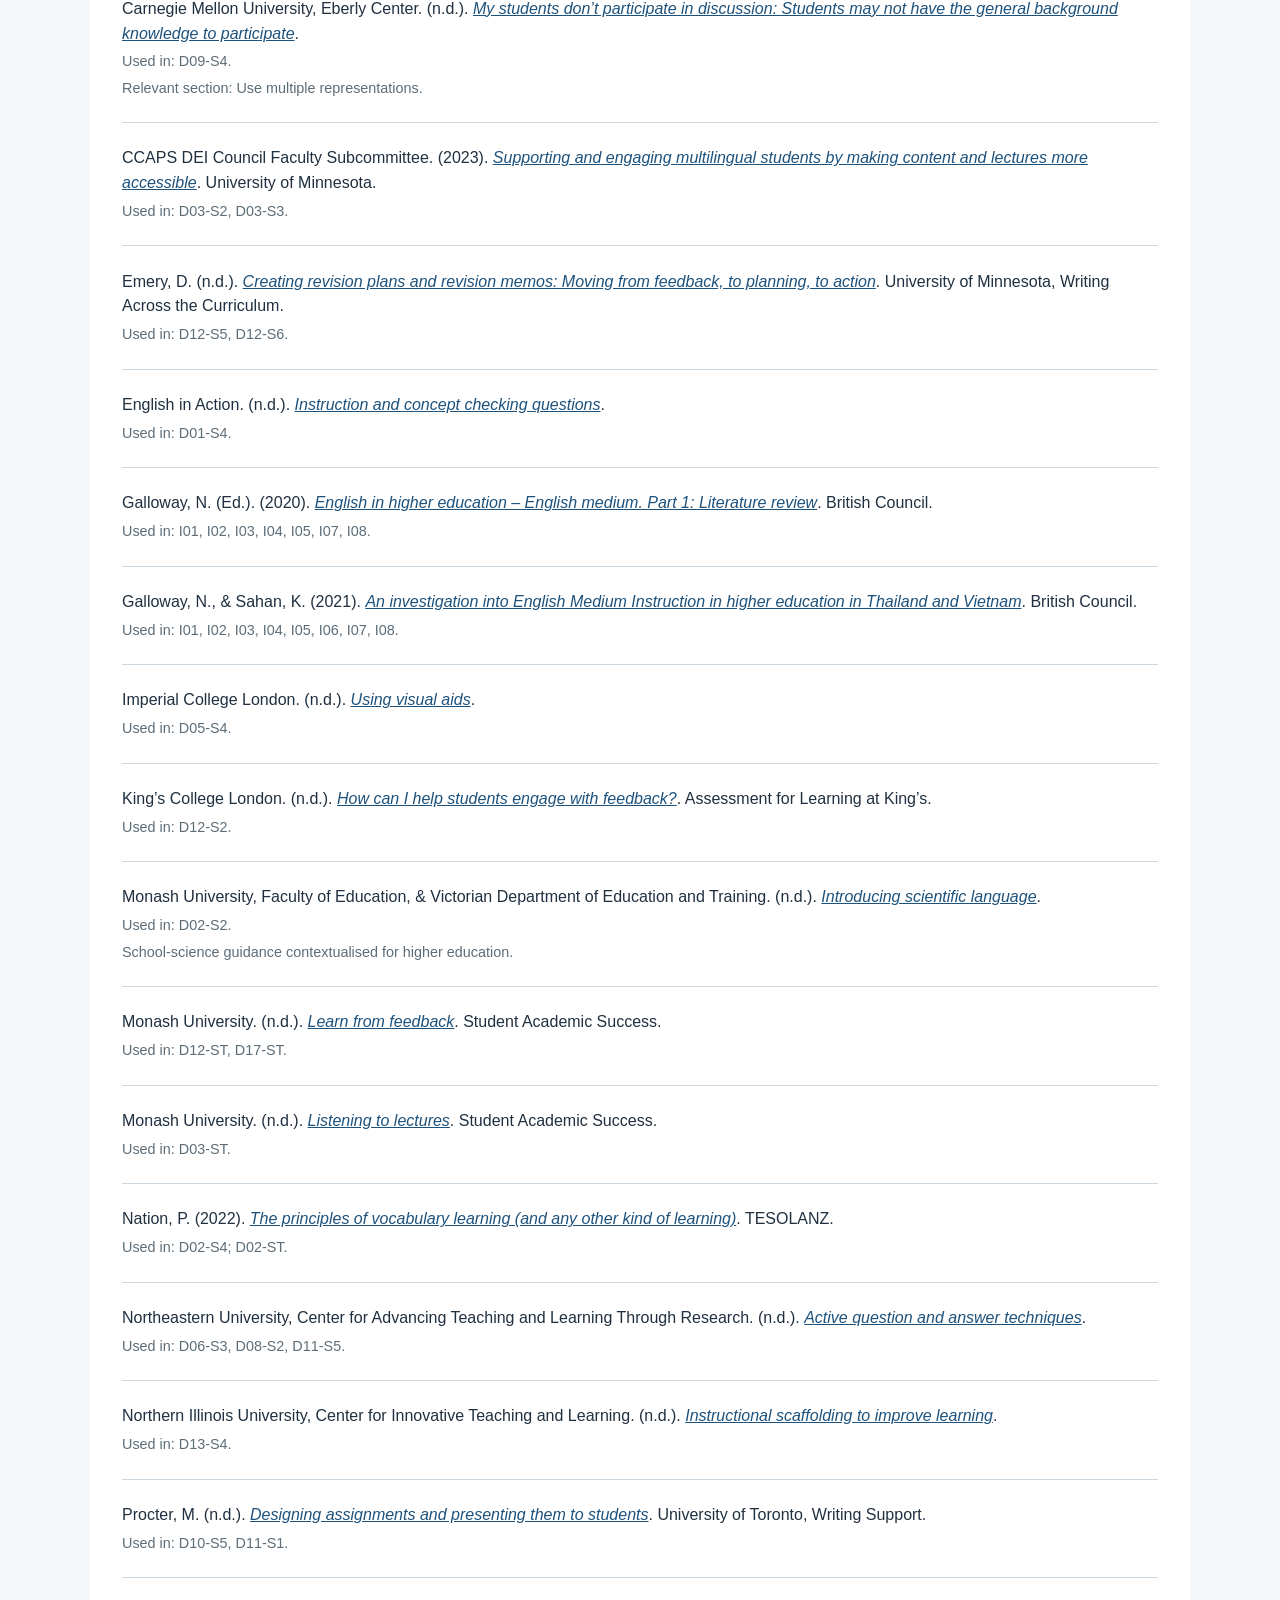
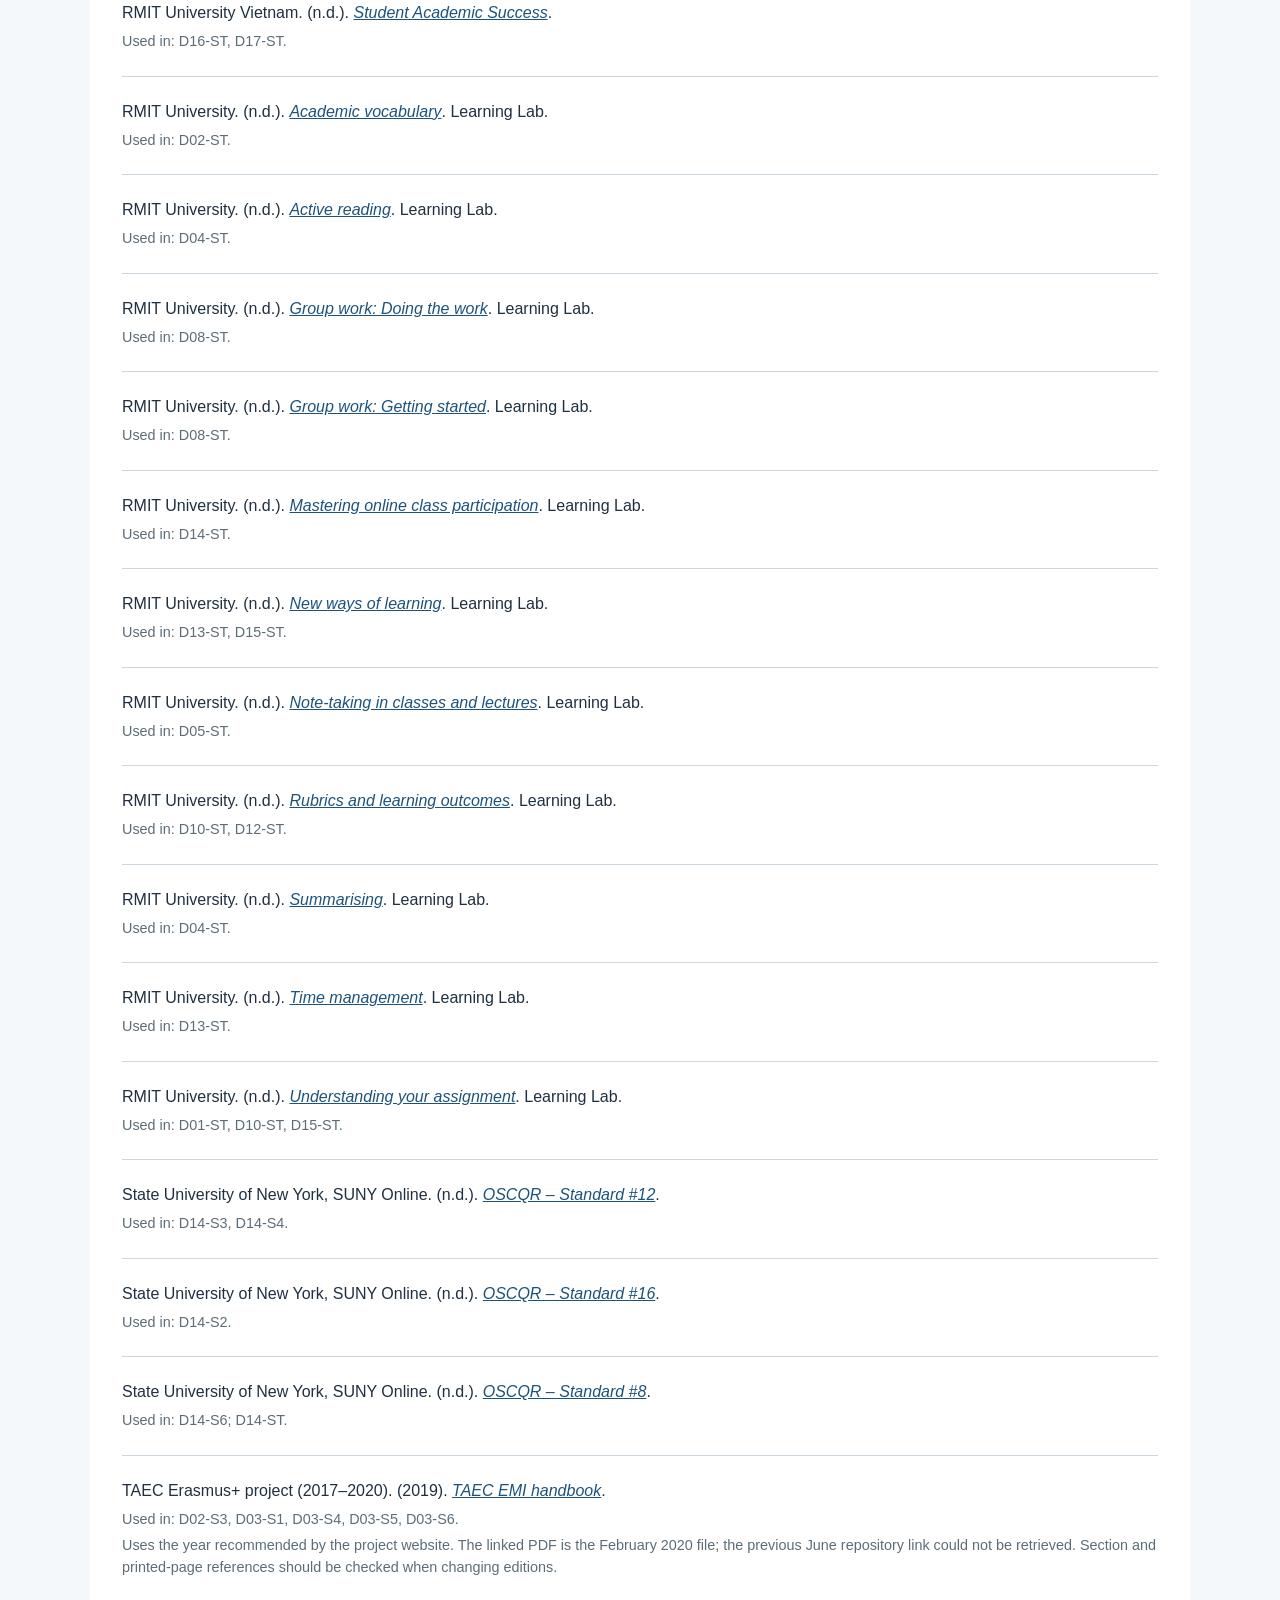
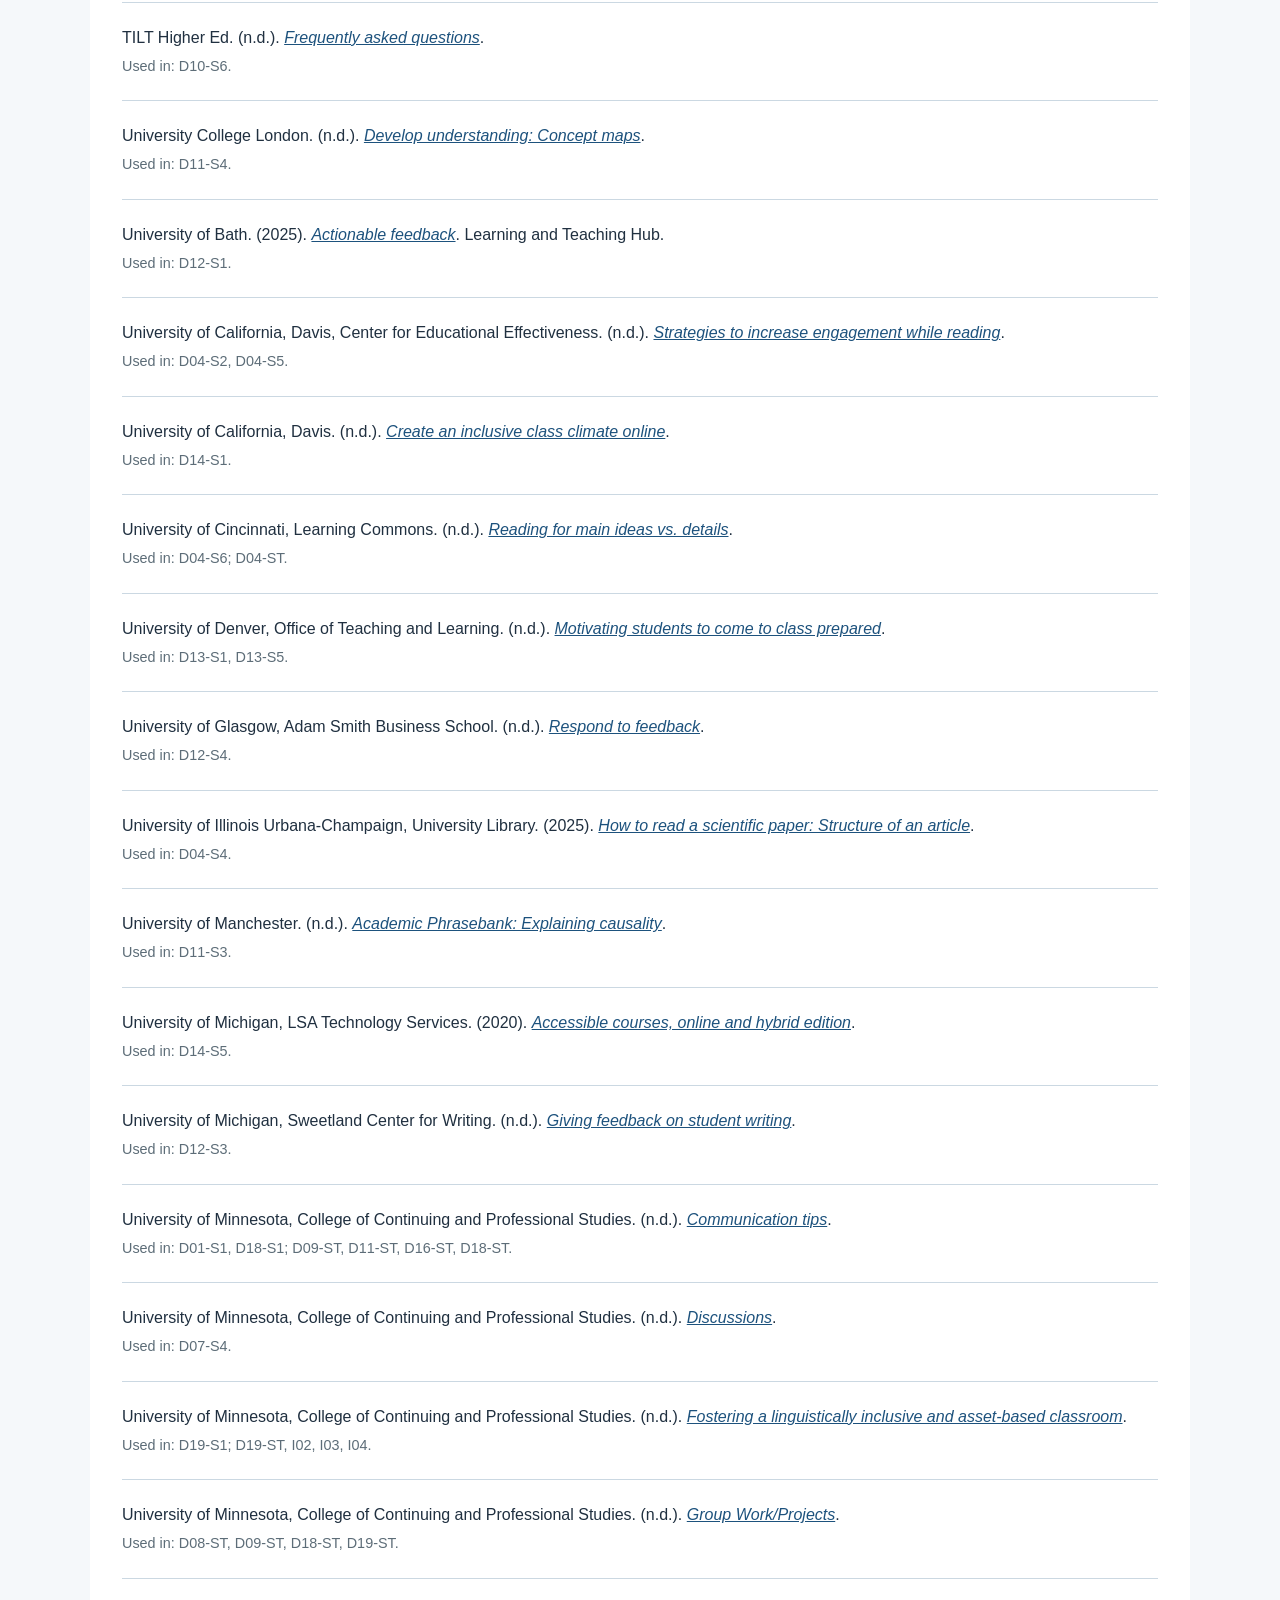
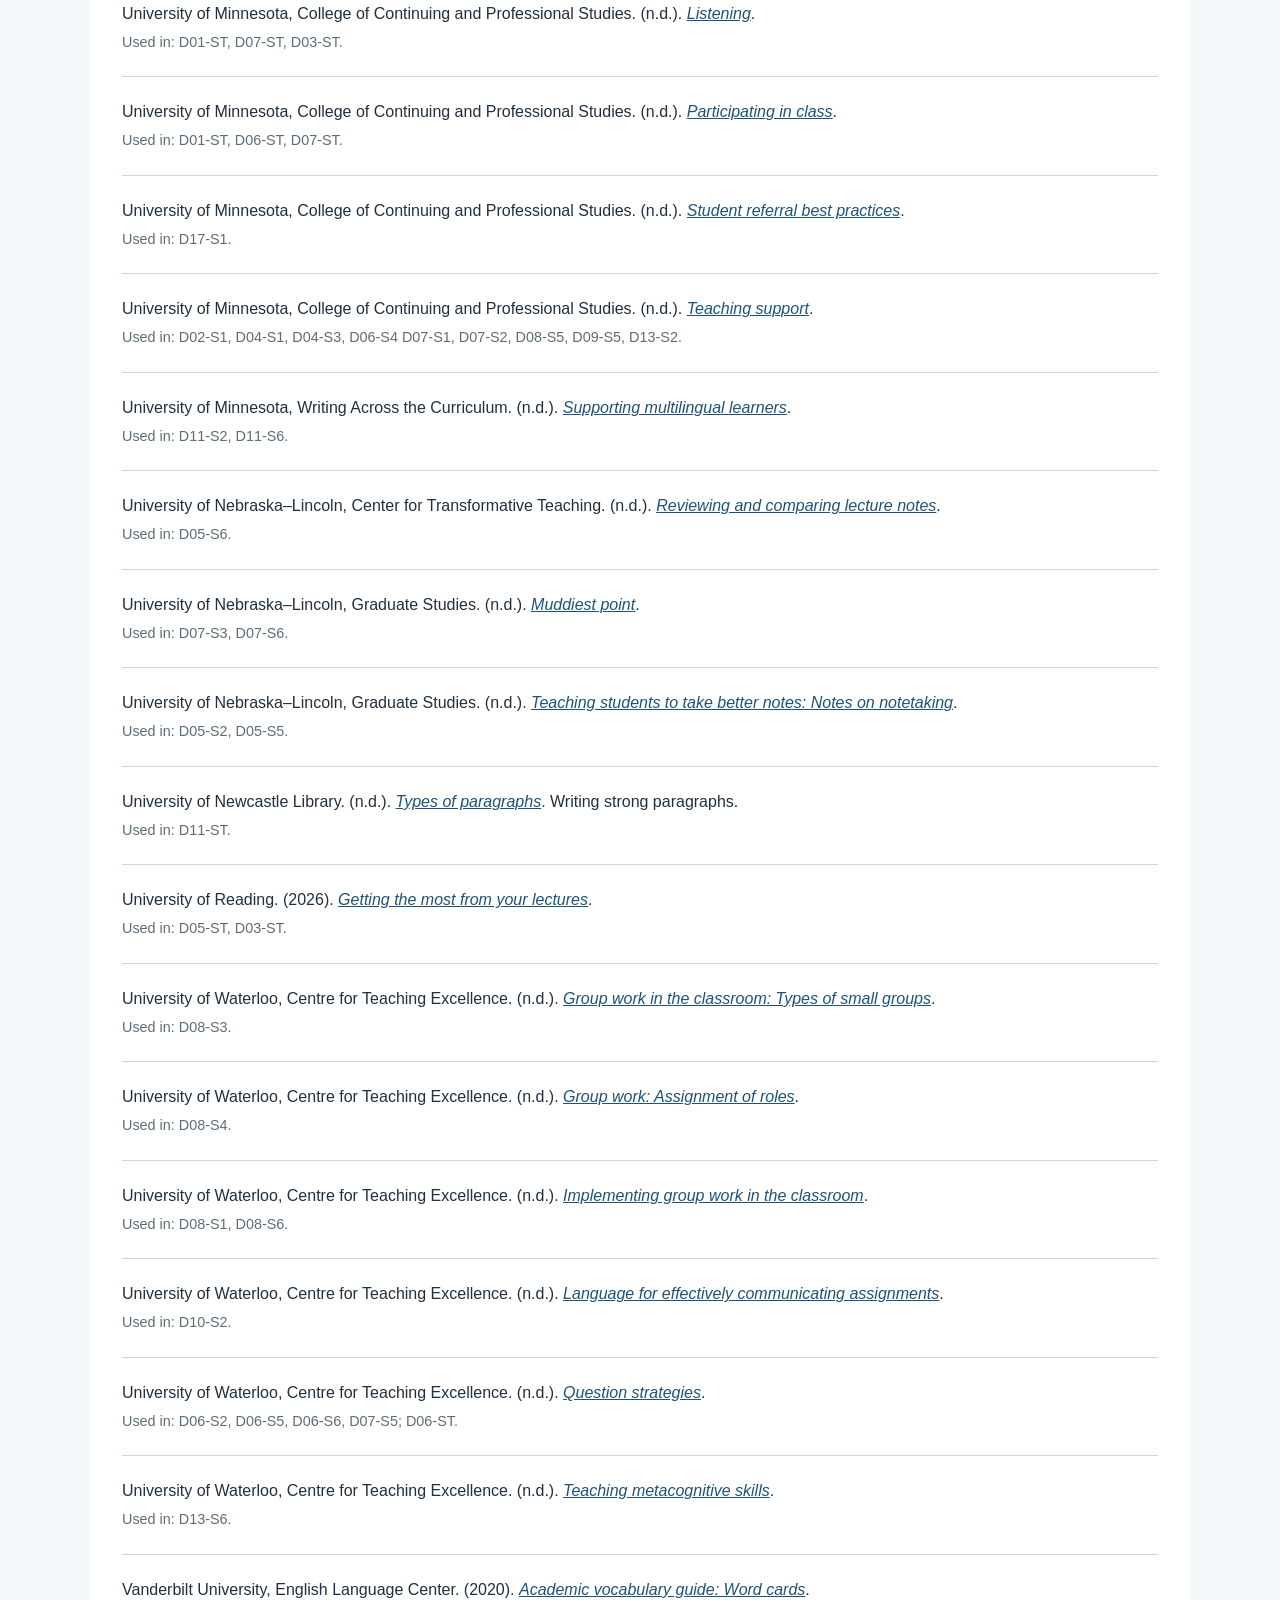
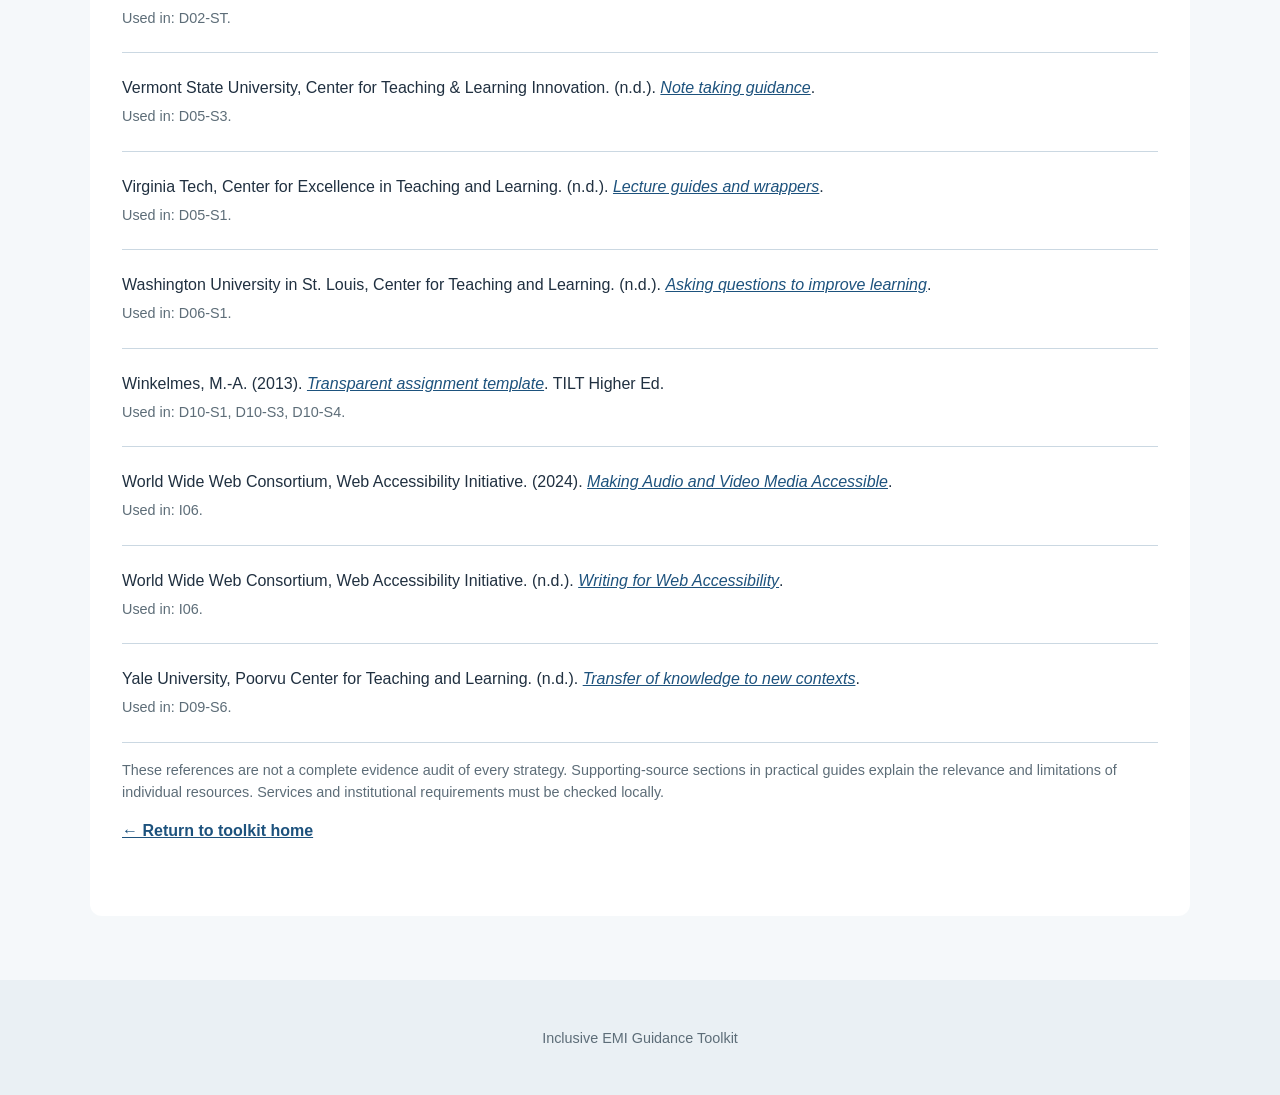
<file: sources.html>
<!DOCTYPE html>
<html lang="en"><head><meta charset="UTF-8"><meta name="viewport" content="width=device-width,initial-scale=1"><title>Sources and acknowledgements | Inclusive EMI Guidance Toolkit</title><link rel="stylesheet" href="style.css"><link rel="stylesheet" href="navigation.css"><style>
.references{padding:0;list-style:none}.references>li{padding:1.2rem 0;border-bottom:1px solid var(--border,#cbd8e2);overflow-wrap:anywhere}.references p{margin:.25rem 0}.references a{color:var(--dark-blue,#1d527d)}.source-use,.source-note{font-size:.9rem;color:var(--muted,#5d6d78)}.reference-panel{padding:clamp(1rem,4vw,2rem);background:white;border-radius:12px}.return-link{display:inline-block;margin-bottom:1.5rem;color:var(--dark-blue,#1d527d);font-weight:bold}@media print{.return-link{display:none}.references>li{break-inside:avoid}}
</style></head><body><a class="skip-link" href="#main-content">Skip to content</a><header class="site-header"><div class="container"><p class="eyebrow">Inclusive EMI Guidance Toolkit</p><h1>Sources and acknowledgements</h1><p class="intro-text">References supporting the educator, student and institutional guidance.</p></div></header><nav class="toolkit-nav" aria-label="Main navigation"><div class="container"><a href="index.html">Home</a><a href="educators.html">For educators</a><a href="students.html">For students</a><a href="institutions.html">For institutions</a><a href="responsibilities.html">Shared responsibilities</a><a href="about.html">About</a><a href="sources.html" aria-current="page">Sources</a></div></nav><main class="container" id="main-content"><a class="return-link" href="index.html">← Return to toolkit home</a><section class="reference-panel" aria-labelledby="acknowledgements"><h2 id="acknowledgements">Acknowledgements and use of sources</h2><p>This toolkit draws on published EMI, multilingual-education and inclusive-teaching guidance. We acknowledge the authors, institutions and projects listed below.</p><p>The toolkit selects and contextualises guidance for educators, students and institutions supporting learning through English in Vietnamese higher education, with particular consideration of ethnic-minority students. Practical sequences, prompts, examples and checklists have been developed or adapted for the toolkit. An external source may support a principle or part of a strategy or guide rather than every implementation detail. The practical guides explain adaptations and limitations.</p><p>References identify the original resources; they do not imply endorsement of this toolkit by the authors or institutions. Rights in the original resources remain with their respective rights holders. The TAEC handbook is credited to the TAEC Erasmus+ project (2017–2020), as requested in the handbook.</p><p>“n.d.” indicates that a publication date has not been established. Page numbers refer to printed pages in the named resource. A resource's publication or update date is used where established.</p><h2>References</h2><p class="source-note">Reference codes: D01-S1 identifies an educator strategy; D01-ST identifies a student practical guide; I01 identifies an institutional practical guide. Sources support particular elements and do not imply validation of a complete guide.</p><ul class="references"><li id="source-1"><p>Australian Education Research Organisation. (2026). <a href="https://www.edresearch.edu.au/guides-resources/practice-guides/spacing-and-retrieval-practice-guide-full-publication" target="_blank" rel="noopener noreferrer"><cite>Spacing and retrieval practice guide</cite></a>. </p><p class="source-use">Used in: D13-S3.</p><p class="source-note">Originally published in 2021; current page updated 8 September 2026. School-sector guidance contextualised for higher education.</p></li>
<li id="source-2"><p>Briggs, N. B. (n.d.). <a href="https://teaching.uic.edu/cate-teaching-guides/inclusive-equity-minded-teaching-practices/first-day-of-class/" target="_blank" rel="noopener noreferrer"><cite>First day of class</cite></a>. University of Illinois Chicago, Center for the Advancement of Teaching Excellence.</p><p class="source-use">Used in: D15-S1, D16-S1.</p></li>
<li id="source-3"><p>British Council. (n.d.). <a href="https://africa.teachingenglish.org.uk/skills/educate-other-teachers/communicate-information-instructions" target="_blank" rel="noopener noreferrer"><cite>Communicate clearly to present new information or give instructions</cite></a>. </p><p class="source-use">Used in: D01-S2, D01-S4, D01-S5.</p></li>
<li id="source-4"><p>Brown, S., &amp; Salter, S. (2010). <a href="https://doi.org/10.1152/advan.00022.2010" target="_blank" rel="noopener noreferrer"><cite>Analogies in science and science teaching</cite></a>. Advances in Physiology Education, 34(4), 167–169.</p><p class="source-use">Used in: D09-S3.</p></li>
<li id="source-5"><p>California State University, San Bernardino, English Language Support Center. (n.d.). <a href="https://www.csusb.edu/english-language-support-center/faculty/strategies-inclusive-teaching" target="_blank" rel="noopener noreferrer"><cite>Strategies for inclusive teaching</cite></a>. </p><p class="source-use">Used in: D01-S2, D01-S3.</p></li>
<li id="source-6"><p>Carnegie Mellon University, Eberly Center. (n.d.). <a href="https://www.cmu.edu/teaching/designteach/teach/priorknowledge.html" target="_blank" rel="noopener noreferrer"><cite>Assessing prior knowledge</cite></a>. </p><p class="source-use">Used in: D09-S1, D09-S2.</p></li>
<li id="source-7"><p>Carnegie Mellon University, Eberly Center. (n.d.). <a href="https://www.cmu.edu/teaching/solveproblem/strat-dontparticipate/dontparticipate-06.html" target="_blank" rel="noopener noreferrer"><cite>My students don’t participate in discussion: Students may not have the general background knowledge to participate</cite></a>. </p><p class="source-use">Used in: D09-S4.</p><p class="source-note">Relevant section: Use multiple representations.</p></li>
<li id="source-8"><p>CCAPS DEI Council Faculty Subcommittee. (2023). <a href="https://ccaps.umn.edu/classroom-dei/supporting-and-engaging-multilingual-students-by-making-content-and-lectures-more-accessible" target="_blank" rel="noopener noreferrer"><cite>Supporting and engaging multilingual students by making content and lectures more accessible</cite></a>. University of Minnesota.</p><p class="source-use">Used in: D03-S2, D03-S3.</p></li>
<li id="source-9"><p>Emery, D. (n.d.). <a href="https://wac.umn.edu/tww-program/teaching-writing-blog/creating-revision-plans-and-revision-memos-moving-feedback" target="_blank" rel="noopener noreferrer"><cite>Creating revision plans and revision memos: Moving from feedback, to planning, to action</cite></a>. University of Minnesota, Writing Across the Curriculum.</p><p class="source-use">Used in: D12-S5, D12-S6.</p></li>
<li id="source-10"><p>English in Action. (n.d.). <a href="https://englishinaction.com/blog/wp-content/uploads/2022/01/Instruction-and-Concept-Checking-Questions.pdf" target="_blank" rel="noopener noreferrer"><cite>Instruction and concept checking questions</cite></a>. </p><p class="source-use">Used in: D01-S4.</p></li>
<li id="source-71"><p>Galloway, N. (Ed.). (2020). <a href="https://www.teachingenglish.org.uk/sites/teacheng/files/M025_ELTRA_English%20Literature_FINAL_WEB.pdf" target="_blank" rel="noopener noreferrer"><cite>English in higher education – English medium. Part 1: Literature review</cite></a>. British Council.</p><p class="source-use">Used in: I01, I02, I03, I04, I05, I07, I08.</p></li><li id="source-70"><p>Galloway, N., &amp; Sahan, K. (2021). <a href="https://www.teachingenglish.org.uk/sites/teacheng/files/4143_Navig8_EME_HE_Thailand_Vietnam.pdf" target="_blank" rel="noopener noreferrer"><cite>An investigation into English Medium Instruction in higher education in Thailand and Vietnam</cite></a>. British Council.</p><p class="source-use">Used in: I01, I02, I03, I04, I05, I06, I07, I08.</p></li><li id="source-50"><p>Imperial College London. (n.d.). <a href="https://www.imperial.ac.uk/staff/educational-development/teaching-toolkit/inclusive-learning-and-teaching/managing-inclusive-learning-environments/using-visual-aids/" target="_blank" rel="noopener noreferrer"><cite>Using visual aids</cite></a>.</p><p class="source-use">Used in: D05-S4.</p></li>
  <li id="source-11"><p>King’s College London. (n.d.). <a href="https://blogs.kcl.ac.uk/aflkings/students-directing-their-own-learning/helping-students-engage-with-feedback/how-can-i-help-students-engage-with-feedback/" target="_blank" rel="noopener noreferrer"><cite>How can I help students engage with feedback?</cite></a>. Assessment for Learning at King’s.</p><p class="source-use">Used in: D12-S2.</p></li>
<li id="source-12"><p>Monash University, Faculty of Education, &amp; Victorian Department of Education and Training. (n.d.). <a href="https://www.monash.edu/__data/assets/pdf_file/0011/3399680/Introducing-scientific-language.pdf" target="_blank" rel="noopener noreferrer"><cite>Introducing scientific language</cite></a>. </p><p class="source-use">Used in: D02-S2.</p><p class="source-note">School-science guidance contextualised for higher education.</p></li>
<li id="source-65"><p>Monash University. (n.d.). <a href="https://www.monash.edu/student-academic-success/understand-assessments/learn-from-feedback" target="_blank" rel="noopener noreferrer"><cite>Learn from feedback</cite></a>. Student Academic Success.</p><p class="source-use">Used in: D12-ST, D17-ST.</p></li><li id="source-76"><p>Monash University. (n.d.). <a href="https://www.monash.edu/student-academic-success/improve-your-academic-english/strategies-for-listening-and-reading/listening-to-academic-english/listening-to-lectures" target="_blank" rel="noopener noreferrer"><cite>Listening to lectures</cite></a>. Student Academic Success.</p><p class="source-use">Used in: D03-ST.</p></li><li id="source-13"><p>Nation, P. (2022). <a href="https://www.tesolanz.org.nz/resources/paul-nation-the-principles-of-vocabulary-learning/" target="_blank" rel="noopener noreferrer"><cite>The principles of vocabulary learning (and any other kind of learning)</cite></a>. TESOLANZ.</p><p class="source-use">Used in: D02-S4; D02-ST.</p></li>
<li id="source-14"><p>Northeastern University, Center for Advancing Teaching and Learning Through Research. (n.d.). <a href="https://learning.northeastern.edu/active-question-and-answer-approaches/" target="_blank" rel="noopener noreferrer"><cite>Active question and answer techniques</cite></a>. </p><p class="source-use">Used in: D06-S3, D08-S2, D11-S5.</p></li>
<li id="source-15"><p>Northern Illinois University, Center for Innovative Teaching and Learning. (n.d.). <a href="https://www.niu.edu/citl/resources/guides/instructional-guide/instructional-scaffolding-to-improve-learning.shtml" target="_blank" rel="noopener noreferrer"><cite>Instructional scaffolding to improve learning</cite></a>. </p><p class="source-use">Used in: D13-S4.</p></li>
<li id="source-16"><p>Procter, M. (n.d.). <a href="https://writing.utoronto.ca/teaching-resources/designing-assignments/" target="_blank" rel="noopener noreferrer"><cite>Designing assignments and presenting them to students</cite></a>. University of Toronto, Writing Support.</p><p class="source-use">Used in: D10-S5, D11-S1.</p></li>
<li id="source-69"><p>RMIT University Vietnam. (n.d.). <a href="https://www.rmit.edu.vn/students/support/student-academic-success" target="_blank" rel="noopener noreferrer"><cite>Student Academic Success</cite></a>. </p><p class="source-use">Used in: D16-ST, D17-ST.</p></li><li id="source-74"><p>RMIT University. (n.d.). <a href="https://learninglab.rmit.edu.au/sites/default/files/vocabulary.pdf" target="_blank" rel="noopener noreferrer"><cite>Academic vocabulary</cite></a>. Learning Lab.</p><p class="source-use">Used in: D02-ST.</p></li><li id="source-53"><p>RMIT University. (n.d.). <a href="https://learninglab.rmit.edu.au/university-essentials/study-essentials/reading-skills/active-reading/" target="_blank" rel="noopener noreferrer"><cite>Active reading</cite></a>. Learning Lab.</p><p class="source-use">Used in: D04-ST.</p></li><li id="source-60"><p>RMIT University. (n.d.). <a href="https://learninglab.rmit.edu.au/university-essentials/group-work/doing-work/" target="_blank" rel="noopener noreferrer"><cite>Group work: Doing the work</cite></a>. Learning Lab.</p><p class="source-use">Used in: D08-ST.</p></li><li id="source-59"><p>RMIT University. (n.d.). <a href="https://learninglab.rmit.edu.au/university-essentials/group-work/starting/" target="_blank" rel="noopener noreferrer"><cite>Group work: Getting started</cite></a>. Learning Lab.</p><p class="source-use">Used in: D08-ST.</p></li><li id="source-68"><p>RMIT University. (n.d.). <a href="https://learninglab.rmit.edu.au/digital-skills/online-learning-skills/mastering-online-class-participation/" target="_blank" rel="noopener noreferrer"><cite>Mastering online class participation</cite></a>. Learning Lab.</p><p class="source-use">Used in: D14-ST.</p></li><li id="source-67"><p>RMIT University. (n.d.). <a href="https://learninglab.rmit.edu.au/university-essentials/getting-started/what-will-i-do/new-ways-learning/" target="_blank" rel="noopener noreferrer"><cite>New ways of learning</cite></a>. Learning Lab.</p><p class="source-use">Used in: D13-ST, D15-ST.</p></li><li id="source-55"><p>RMIT University. (n.d.). <a href="https://learninglab.rmit.edu.au/university-essentials/study-essentials/note-taking/note-taking-classes-and-lectures/" target="_blank" rel="noopener noreferrer"><cite>Note-taking in classes and lectures</cite></a>. Learning Lab.</p><p class="source-use">Used in: D05-ST.</p></li><li id="source-63"><p>RMIT University. (n.d.). <a href="https://learninglab.rmit.edu.au/assessments/getting-started-with-assignments/understanding-your-assignment/rubrics-and-learning-outcomes/" target="_blank" rel="noopener noreferrer"><cite>Rubrics and learning outcomes</cite></a>. Learning Lab.</p><p class="source-use">Used in: D10-ST, D12-ST.</p></li><li id="source-54"><p>RMIT University. (n.d.). <a href="https://learninglab.rmit.edu.au/writing-fundamentals/academic-style/summarising/" target="_blank" rel="noopener noreferrer"><cite>Summarising</cite></a>. Learning Lab.</p><p class="source-use">Used in: D04-ST.</p></li><li id="source-66"><p>RMIT University. (n.d.). <a href="https://learninglab.rmit.edu.au/university-essentials/study-essentials/managing-my-time/" target="_blank" rel="noopener noreferrer"><cite>Time management</cite></a>. Learning Lab.</p><p class="source-use">Used in: D13-ST.</p></li><li id="source-62"><p>RMIT University. (n.d.). <a href="https://learninglab.rmit.edu.au/assessments/getting-started-with-assignments/understanding-your-assignment/" target="_blank" rel="noopener noreferrer"><cite>Understanding your assignment</cite></a>. Learning Lab.</p><p class="source-use">Used in: D01-ST, D10-ST, D15-ST.</p></li><li id="source-17"><p>State University of New York, SUNY Online. (n.d.). <a href="https://oscqr.suny.edu/standard12/" target="_blank" rel="noopener noreferrer"><cite>OSCQR – Standard #12</cite></a>. </p><p class="source-use">Used in: D14-S3, D14-S4.</p></li>
<li id="source-18"><p>State University of New York, SUNY Online. (n.d.). <a href="https://oscqr.suny.edu/standard16/" target="_blank" rel="noopener noreferrer"><cite>OSCQR – Standard #16</cite></a>. </p><p class="source-use">Used in: D14-S2.</p></li>
<li id="source-19"><p>State University of New York, SUNY Online. (n.d.). <a href="https://oscqr.suny.edu/standard8/" target="_blank" rel="noopener noreferrer"><cite>OSCQR – Standard #8</cite></a>. </p><p class="source-use">Used in: D14-S6; D14-ST.</p></li>
<li id="source-20"><p>TAEC Erasmus+ project (2017–2020). (2019). <a href="guides/TAEC_EMI_Handbook.pdf" target="_blank" rel="noopener noreferrer"><cite>TAEC EMI handbook</cite></a>. </p><p class="source-use">Used in: D02-S3, D03-S1, D03-S4, D03-S5, D03-S6.</p><p class="source-note">Uses the year recommended by the project website. The linked PDF is the February 2020 file; the previous June repository link could not be retrieved. Section and printed-page references should be checked when changing editions.</p></li>
<li id="source-21"><p>TILT Higher Ed. (n.d.). <a href="https://www.tilthighered.org/faq" target="_blank" rel="noopener noreferrer"><cite>Frequently asked questions</cite></a>. </p><p class="source-use">Used in: D10-S6.</p></li>
<li id="source-22"><p>University College London. (n.d.). <a href="https://www.ucl.ac.uk/short-courses/staff-resources/course-design/design-learning-activities/develop-understanding-concept-maps" target="_blank" rel="noopener noreferrer"><cite>Develop understanding: Concept maps</cite></a>. </p><p class="source-use">Used in: D11-S4.</p></li>
<li id="source-23"><p>University of Bath. (2025). <a href="https://teachinghub.bath.ac.uk/guide/actionable-feedback/" target="_blank" rel="noopener noreferrer"><cite>Actionable feedback</cite></a>. Learning and Teaching Hub.</p><p class="source-use">Used in: D12-S1.</p></li>
<li id="source-25"><p>University of California, Davis, Center for Educational Effectiveness. (n.d.). <a href="https://cee.ucdavis.edu/strategies-increase-engagement-while-reading" target="_blank" rel="noopener noreferrer"><cite>Strategies to increase engagement while reading</cite></a>. </p><p class="source-use">Used in: D04-S2, D04-S5.</p></li>
<li id="source-24"><p>University of California, Davis. (n.d.). <a href="https://keepteaching.ucdavis.edu/teach/create-inclusive-class-environment-online" target="_blank" rel="noopener noreferrer"><cite>Create an inclusive class climate online</cite></a>. </p><p class="source-use">Used in: D14-S1.</p></li>
<li id="source-cincinnati"><p>University of Cincinnati, Learning Commons. (n.d.). <a href="https://www.uc.edu/campus-life/learning-commons/learning-resources/notetaking-resources/main-ideas-vs-details.html" target="_blank" rel="noopener noreferrer"><cite>Reading for main ideas vs. details</cite></a>.</p><p class="source-use">Used in: D04-S6; D04-ST.</p></li>
  <li id="source-26"><p>University of Denver, Office of Teaching and Learning. (n.d.). <a href="https://www.du.edu/otl/plan-a-course/teaching-resources/motivating-students-to-come-to-class-prepared" target="_blank" rel="noopener noreferrer"><cite>Motivating students to come to class prepared</cite></a>. </p><p class="source-use">Used in: D13-S1, D13-S5.</p></li>
<li id="source-27"><p>University of Glasgow, Adam Smith Business School. (n.d.). <a href="https://www.gla.ac.uk/schools/business/informationforstaff/teachingexcellence/theoryandprinciples/respondtofeedback/" target="_blank" rel="noopener noreferrer"><cite>Respond to feedback</cite></a>. </p><p class="source-use">Used in: D12-S4.</p></li>
<li id="source-28"><p>University of Illinois Urbana-Champaign, University Library. (2025). <a href="https://guides.library.illinois.edu/c.php?g=348214&amp;p=2346645" target="_blank" rel="noopener noreferrer"><cite>How to read a scientific paper: Structure of an article</cite></a>. </p><p class="source-use">Used in: D04-S4.</p></li>
<li id="source-29"><p>University of Manchester. (n.d.). <a href="https://www.phrasebank.manchester.ac.uk/explaining-cause-and-effect/" target="_blank" rel="noopener noreferrer"><cite>Academic Phrasebank: Explaining causality</cite></a>. </p><p class="source-use">Used in: D11-S3.</p></li>
<li id="source-30"><p>University of Michigan, LSA Technology Services. (2020). <a href="https://sites.lsa.umich.edu/learningteachingconsulting/2020/11/05/accessible-courses-online-and-hybrid-edition/" target="_blank" rel="noopener noreferrer"><cite>Accessible courses, online and hybrid edition</cite></a>. </p><p class="source-use">Used in: D14-S5.</p></li>
<li id="source-31"><p>University of Michigan, Sweetland Center for Writing. (n.d.). <a href="https://lsa.umich.edu/sweetland/instructors/guides-to-teaching-writing/giving-feedback-on-student-writing.html" target="_blank" rel="noopener noreferrer"><cite>Giving feedback on student writing</cite></a>. </p><p class="source-use">Used in: D12-S3.</p></li>
<li id="source-32"><p>University of Minnesota, College of Continuing and Professional Studies. (n.d.). <a href="https://ccaps.umn.edu/esl-resources/supporting-multilingual-students/communication-tips" target="_blank" rel="noopener noreferrer"><cite>Communication tips</cite></a>. </p><p class="source-use">Used in: D01-S1, D18-S1; D09-ST, D11-ST, D16-ST, D18-ST.</p></li>
<li id="source-33"><p>University of Minnesota, College of Continuing and Professional Studies. (n.d.). <a href="https://ccaps.umn.edu/esl-resources/students/speaking/discussions" target="_blank" rel="noopener noreferrer"><cite>Discussions</cite></a>. </p><p class="source-use">Used in: D07-S4.</p></li>
<li id="source-34"><p>University of Minnesota, College of Continuing and Professional Studies. (n.d.). <a href="https://ccaps.umn.edu/esl-resources/supporting-multilingual-students/fostering-linguistically-inclusive-and-asset-based-classroom" target="_blank" rel="noopener noreferrer"><cite>Fostering a linguistically inclusive and asset-based classroom</cite></a>. </p><p class="source-use">Used in: D19-S1; D19-ST, I02, I03, I04.</p></li>
<li id="source-61"><p>University of Minnesota, College of Continuing and Professional Studies. (n.d.). <a href="https://ccaps.umn.edu/esl-resources/students/speaking/group" target="_blank" rel="noopener noreferrer"><cite>Group Work/Projects</cite></a>. </p><p class="source-use">Used in: D08-ST, D09-ST, D18-ST, D19-ST.</p></li><li id="source-58"><p>University of Minnesota, College of Continuing and Professional Studies. (n.d.). <a href="https://ccaps.umn.edu/esl-resources/students/listening" target="_blank" rel="noopener noreferrer"><cite>Listening</cite></a>. </p><p class="source-use">Used in: D01-ST, D07-ST, D03-ST.</p></li><li id="source-57"><p>University of Minnesota, College of Continuing and Professional Studies. (n.d.). <a href="https://ccaps.umn.edu/esl-resources/students/speaking/participating" target="_blank" rel="noopener noreferrer"><cite>Participating in class</cite></a>. </p><p class="source-use">Used in: D01-ST, D06-ST, D07-ST.</p></li><li id="source-35"><p>University of Minnesota, College of Continuing and Professional Studies. (n.d.). <a href="https://ccaps.umn.edu/esl-resources/supporting-multilingual-students/teaching-support/student-referrals" target="_blank" rel="noopener noreferrer"><cite>Student referral best practices</cite></a>. </p><p class="source-use">Used in: D17-S1.</p></li>
<li id="source-36"><p>University of Minnesota, College of Continuing and Professional Studies. (n.d.). <a href="https://ccaps.umn.edu/esl-resources/supporting-multilingual-students/teaching-support" target="_blank" rel="noopener noreferrer"><cite>Teaching support</cite></a>. </p><p class="source-use">Used in: D02-S1, D04-S1, D04-S3, D06-S4 D07-S1, D07-S2, D08-S5, D09-S5, D13-S2.</p></li>
<li id="source-37"><p>University of Minnesota, Writing Across the Curriculum. (n.d.). <a href="https://wac.umn.edu/tww-program/teaching-resources/supporting-multilingual-learners" target="_blank" rel="noopener noreferrer"><cite>Supporting multilingual learners</cite></a>. </p><p class="source-use">Used in: D11-S2, D11-S6.</p></li>
<li id="source-51"><p>University of Nebraska–Lincoln, Center for Transformative Teaching. (n.d.). <a href="https://teaching.unl.edu/resources/interactive-lecture/reviewing-and-comparing-lecture-notes/" target="_blank" rel="noopener noreferrer"><cite>Reviewing and comparing lecture notes</cite></a>.</p><p class="source-use">Used in: D05-S6.</p></li>
  <li id="source-38"><p>University of Nebraska–Lincoln, Graduate Studies. (n.d.). <a href="https://graduate.unl.edu/professional-development/teaching-development/teaching-resources/muddy/" target="_blank" rel="noopener noreferrer"><cite>Muddiest point</cite></a>. </p><p class="source-use">Used in: D07-S3, D07-S6.</p></li>
<li id="source-48"><p>University of Nebraska–Lincoln, Graduate Studies. (n.d.). <a href="https://graduate.unl.edu/professional-development/teaching-development/teaching-resources/notetaking/" target="_blank" rel="noopener noreferrer"><cite>Teaching students to take better notes: Notes on notetaking</cite></a>.</p><p class="source-use">Used in: D05-S2, D05-S5.</p></li>
  <li id="source-64"><p>University of Newcastle Library. (n.d.). <a href="https://libguides.newcastle.edu.au/writing-paragraphs/types" target="_blank" rel="noopener noreferrer"><cite>Types of paragraphs</cite></a>. Writing strong paragraphs.</p><p class="source-use">Used in: D11-ST.</p></li><li id="source-56"><p>University of Reading. (2026). <a href="https://libguides.reading.ac.uk/lectures/lectures" target="_blank" rel="noopener noreferrer"><cite>Getting the most from your lectures</cite></a>. </p><p class="source-use">Used in: D05-ST, D03-ST.</p></li><li id="source-39"><p>University of Waterloo, Centre for Teaching Excellence. (n.d.). <a href="https://uwaterloo.ca/centre-for-teaching-excellence/catalogs/tip-sheets/group-work-classroom-types-small-groups" target="_blank" rel="noopener noreferrer"><cite>Group work in the classroom: Types of small groups</cite></a>. </p><p class="source-use">Used in: D08-S3.</p></li>
<li id="source-40"><p>University of Waterloo, Centre for Teaching Excellence. (n.d.). <a href="https://uwaterloo.ca/centre-for-teaching-excellence/catalogs/tip-sheets/group-work-assignment-roles" target="_blank" rel="noopener noreferrer"><cite>Group work: Assignment of roles</cite></a>. </p><p class="source-use">Used in: D08-S4.</p></li>
<li id="source-41"><p>University of Waterloo, Centre for Teaching Excellence. (n.d.). <a href="https://uwaterloo.ca/centre-for-teaching-excellence/catalogs/tip-sheets/implementing-group-work-classroom" target="_blank" rel="noopener noreferrer"><cite>Implementing group work in the classroom</cite></a>. </p><p class="source-use">Used in: D08-S1, D08-S6.</p></li>
<li id="source-42"><p>University of Waterloo, Centre for Teaching Excellence. (n.d.). <a href="https://uwaterloo.ca/centre-for-teaching-excellence/catalogs/tip-sheets/language-effectively-communicating-assignments" target="_blank" rel="noopener noreferrer"><cite>Language for effectively communicating assignments</cite></a>. </p><p class="source-use">Used in: D10-S2.</p></li>
<li id="source-43"><p>University of Waterloo, Centre for Teaching Excellence. (n.d.). <a href="https://uwaterloo.ca/centre-for-teaching-excellence/catalogs/tip-sheets/question-strategies" target="_blank" rel="noopener noreferrer"><cite>Question strategies</cite></a>. </p><p class="source-use">Used in: D06-S2, D06-S5, D06-S6, D07-S5; D06-ST.</p></li>
<li id="source-44"><p>University of Waterloo, Centre for Teaching Excellence. (n.d.). <a href="https://uwaterloo.ca/centre-for-teaching-excellence/catalogs/tip-sheets/teaching-metacognitive-skills" target="_blank" rel="noopener noreferrer"><cite>Teaching metacognitive skills</cite></a>. </p><p class="source-use">Used in: D13-S6.</p></li>
<li id="source-75"><p>Vanderbilt University, English Language Center. (2020). <a href="https://www.vanderbilt.edu/elc/wp-content/uploads/sites/50/2024/11/VUELC-Academic-Vocabulary-Guide-Word-Cards.pdf" target="_blank" rel="noopener noreferrer"><cite>Academic vocabulary guide: Word cards</cite></a>. </p><p class="source-use">Used in: D02-ST.</p></li><li id="source-49"><p>Vermont State University, Center for Teaching &amp; Learning Innovation. (n.d.). <a href="https://ctli.vermontstate.edu/teaching-effectiveness-framework/instructional-strategies/note-taking-guidance/" target="_blank" rel="noopener noreferrer"><cite>Note taking guidance</cite></a>.</p><p class="source-use">Used in: D05-S3.</p></li>
  <li id="source-47"><p>Virginia Tech, Center for Excellence in Teaching and Learning. (n.d.). <a href="https://teaching.vt.edu/teachingresources/adjustinginstruction/lectureguides.html" target="_blank" rel="noopener noreferrer"><cite>Lecture guides and wrappers</cite></a>.</p><p class="source-use">Used in: D05-S1.</p></li>
 <li id="source-52"><p>Washington University in St. Louis, Center for Teaching and Learning. (n.d.). <a href="https://ctl.wustl.edu/resources/asking-questions-to-improve-learning/" target="_blank" rel="noopener noreferrer"><cite>Asking questions to improve learning</cite></a>.</p><p class="source-use">Used in: D06-S1.</p></li>
  <li id="source-45"><p>Winkelmes, M.-A. (2013). <a href="https://tilthighered.com/assets/pdffiles/faculty.pdf" target="_blank" rel="noopener noreferrer"><cite>Transparent assignment template</cite></a>. TILT Higher Ed.</p><p class="source-use">Used in: D10-S1, D10-S3, D10-S4.</p></li>
<li id="source-73"><p>World Wide Web Consortium, Web Accessibility Initiative. (2024). <a href="https://www.w3.org/WAI/media/av/" target="_blank" rel="noopener noreferrer"><cite>Making Audio and Video Media Accessible</cite></a>. </p><p class="source-use">Used in: I06.</p></li><li id="source-72"><p>World Wide Web Consortium, Web Accessibility Initiative. (n.d.). <a href="https://www.w3.org/WAI/tips/writing/" target="_blank" rel="noopener noreferrer"><cite>Writing for Web Accessibility</cite></a>. </p><p class="source-use">Used in: I06.</p></li><li id="source-46"><p>Yale University, Poorvu Center for Teaching and Learning. (n.d.). <a href="https://poorvucenter.yale.edu/transfer-of-knowledge-to-new-contexts" target="_blank" rel="noopener noreferrer"><cite>Transfer of knowledge to new contexts</cite></a>. </p><p class="source-use">Used in: D09-S6.</p></li></ul><p class="source-note">These references are not a complete evidence audit of every strategy. Supporting-source sections in practical guides explain the relevance and limitations of individual resources. Services and institutional requirements must be checked locally.</p><p><a class="return-link" href="index.html">← Return to toolkit home</a></p></section></main><footer class="site-footer">
  <div class="container">
    <p>Inclusive EMI Guidance Toolkit</p>
  </div>
</footer>
</body>
</html>
</file>
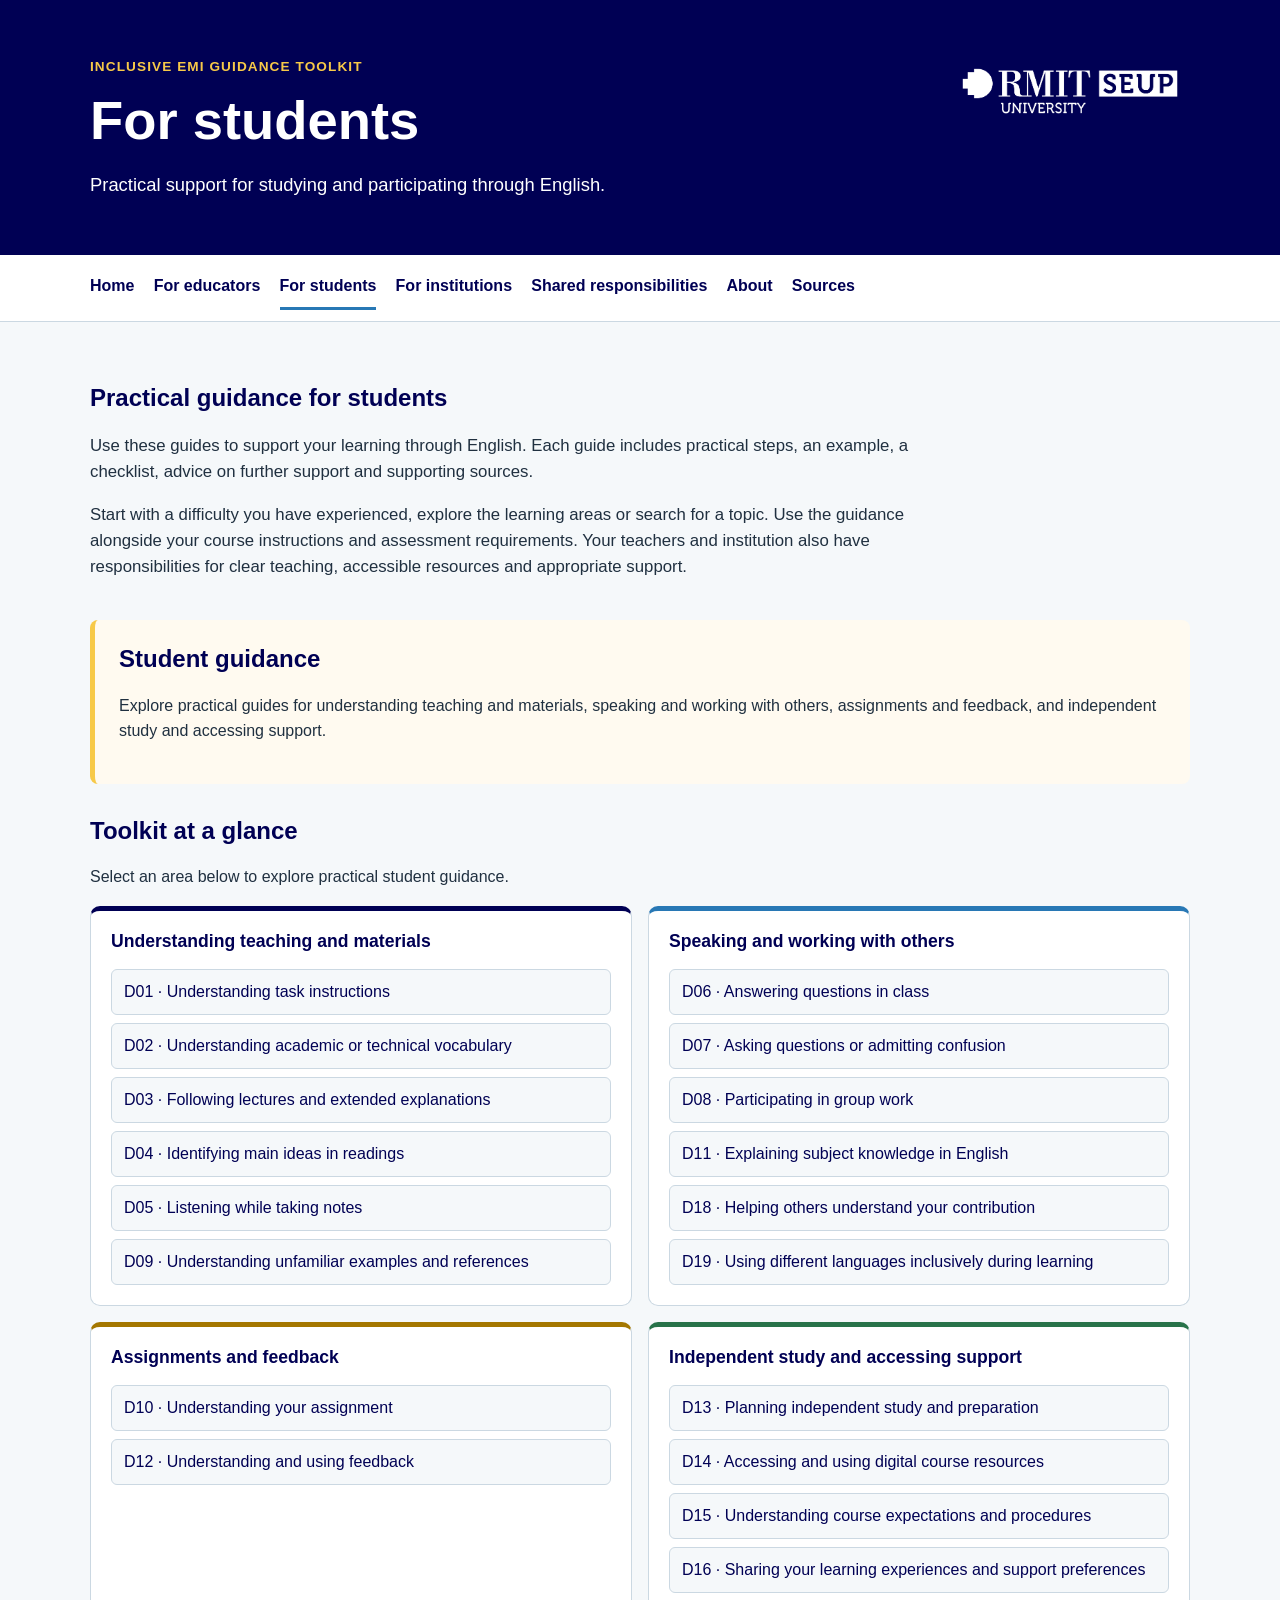
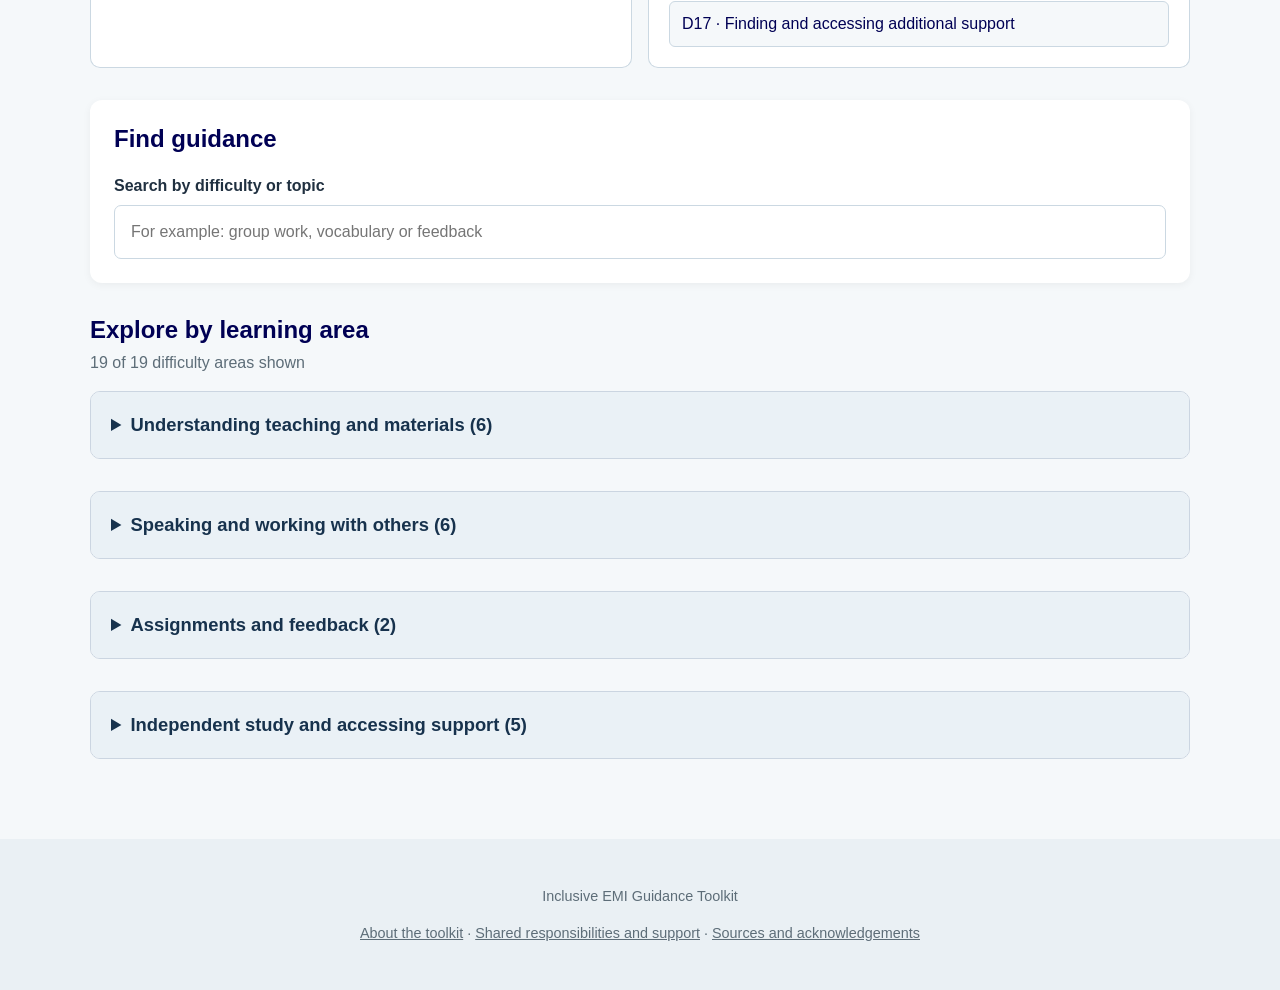
<file: students.html>
<!DOCTYPE html>
<html lang="en">
<head>
  <meta charset="UTF-8">
  <meta name="viewport" content="width=device-width, initial-scale=1.0">

  <title>For students | Inclusive EMI Guidance Toolkit</title>

  <meta
    name="description"
    content="Practical support for studying and participating through English."
  >

  <link rel="stylesheet" href="style.css">
  <link rel="stylesheet" href="navigation.css">
</head>

<body>
  <a class="skip-link" href="#main-content">Skip to content</a>

  <header class="site-header">
    <div class="container">
      <div class="header-logo">
        <img
          src="images/seup-logo.png"
          alt="RMIT University — School of English &amp; University Pathways"
        >
      </div>

      <p class="eyebrow">Inclusive EMI Guidance Toolkit</p>
      <h1>For students</h1>

      <p class="intro-text">
        Practical support for studying and participating through English.
      </p>
    </div>
  </header>

  <nav class="toolkit-nav" aria-label="Main navigation">
    <div class="container">
      <a href="index.html">Home</a>
      <a href="educators.html">For educators</a>
      <a href="students.html" aria-current="page">For students</a>
      <a href="institutions.html">For institutions</a>
      <a href="responsibilities.html">Shared responsibilities</a>
      <a href="about.html">About</a>
      <a href="sources.html">Sources</a>
    </div>
  </nav>

  <main class="container" id="main-content">
    <section class="landing-intro">
      <h2>Practical guidance for students</h2>

      <p>
        Use these guides to support your learning through English.
        Each guide includes practical steps, an example, a checklist,
        advice on further support and supporting sources.
      </p>

      <p>
        Start with a difficulty you have experienced, explore the
        learning areas or search for a topic. Use the guidance alongside
        your course instructions and assessment requirements.
        Your teachers and institution also have responsibilities for
        clear teaching, accessible resources and appropriate support.
      </p>

      
    </section>

    <section
      id="student-guidance"
      aria-labelledby="guidance-heading"
    >
      <div class="welcome-panel">
        <h2 id="guidance-heading">Student guidance</h2>

        <p>
          Explore practical guides for understanding teaching and
          materials, speaking and working with others, assignments and
          feedback, and independent study and accessing support.
        </p>
      </div>

      <section
        class="toolkit-overview"
        aria-labelledby="overview-heading"
      >
        <h2 id="overview-heading">Toolkit at a glance</h2>
        <p>Select an area below to explore practical student guidance.</p>
        <div id="overview-map" class="overview-map"></div>
      </section>

      <section
        aria-labelledby="search-heading"
        class="search-section"
      >
        <h2 id="search-heading">Find guidance</h2>

        <label for="search-input">
          Search by difficulty or topic
        </label>

        <input
          id="search-input"
          type="search"
          placeholder="For example: group work, vocabulary or feedback"
        >
      </section>

      <section aria-labelledby="areas-heading">
        <div class="section-heading">
          <h2 id="areas-heading">Explore by learning area</h2>
          <p id="results-count" aria-live="polite"></p>
        </div>

        <div id="difficulty-list" class="difficulty-list"></div>

        <p id="no-results" class="no-results" hidden>
          No matching learning areas were found.
          Try another search term.
        </p>
      </section>

      <section
        id="detail-panel"
        class="detail-panel"
        aria-label="Selected student guidance"
        aria-live="polite"
        hidden
      >
        <button
          id="close-details"
          class="close-button"
          type="button"
        >
          Close details
        </button>

        <div id="detail-content"></div>
      </section>
    </section>
  </main>

  <footer class="site-footer">
    <div class="container">
      <p>Inclusive EMI Guidance Toolkit</p>
      <p>
        <a href="about.html">About the toolkit</a> ·
        <a href="responsibilities.html">Shared responsibilities and support</a> ·
        <a href="sources.html">Sources and acknowledgements</a>
      </p>
    </div>
  </footer>

  <script>
    const studentGuides = [
      [
        "D01",
        "Understanding task instructions",
        "Identify what you need to do and check unclear steps.",
        "D01-ST Understanding task instructions.pdf"
      ],
      [
        "D02",
        "Understanding academic or technical vocabulary",
        "Check meanings in context and build useful subject vocabulary.",
        "D02-ST Understanding academic or technical vocabulary.pdf"
      ],
      [
        "D03",
        "Following lectures and extended explanations",
        "Prepare for explanations, follow key points and check your understanding.",
        "D03-ST_Following_lectures_and_extended_explanations.pdf"
      ],
      [
        "D04",
        "Identifying main ideas in readings",
        "Distinguish central ideas from supporting details and examples.",
        "D04-ST_Identifying_main_ideas_in_readings.pdf"
      ],
      [
        "D05",
        "Listening while taking notes",
        "Record useful ideas while keeping up with the explanation.",
        "D05-ST_Listening_while_taking_notes.pdf"
      ],
      [
        "D06",
        "Answering questions in class",
        "Organise a response and explain your reasoning.",
        "D06-ST_Answering_questions_in_class.pdf"
      ],
      [
        "D07",
        "Asking questions or admitting confusion",
        "Explain where you are unsure and ask for the clarification you need.",
        "D07-ST_Asking_questions_or_admitting_confusion.pdf"
      ],
      [
        "D08",
        "Participating in group work",
        "Prepare contributions, agree on responsibilities and build shared understanding.",
        "D08-ST_Participating_in_group_work.pdf"
      ],
      [
        "D09",
        "Understanding unfamiliar examples and references",
        "Clarify unfamiliar background information and connect examples to concepts.",
        "D09-ST_Understanding_unfamiliar_examples_and_references.pdf"
      ],
      [
        "D10",
        "Understanding your assignment",
        "Interpret the brief, assessment criteria and submission requirements.",
        "D10-ST_Understanding_your_assignment.pdf"
      ],
      [
        "D11",
        "Explaining subject knowledge in English",
        "Make your main point, evidence and reasoning clear.",
        "D11-ST_Explaining_subject_knowledge_in_English.pdf"
      ],
      [
        "D12",
        "Understanding and using feedback",
        "Clarify comments, choose priorities and apply feedback to your work.",
        "D12-ST_Understanding_and_using_feedback.pdf"
      ],
      [
        "D13",
        "Planning independent study and preparation",
        "Set manageable goals, prepare for class and check your learning.",
        "D13-ST_Planning_independent_study_and_preparation.pdf"
      ],
      [
        "D14",
        "Accessing and using digital course resources",
        "Test access, practise unfamiliar steps and report technical difficulties.",
        "D14-ST_Accessing_and_using_digital_course_resources.pdf"
      ],
      [
        "D15",
        "Understanding course expectations and procedures",
        "Find current requirements, important dates and relevant procedures.",
        "D15-ST_Understanding_course_expectations_and_procedures.pdf"
      ],
      [
        "D16",
        "Sharing your learning experiences and support preferences",
        "Describe what helps you learn and discuss specific barriers or requests.",
        "D16-ST_Sharing_your_learning_experiences_and_support_preferences.pdf"
      ],
      [
        "D17",
        "Finding and accessing additional support",
        "Identify suitable support, prepare for an appointment and follow up.",
        "D17-ST_Finding_and_accessing_additional_support.pdf"
      ],
      [
        "D18",
        "Helping others understand your contribution",
        "Check interpretations and clarify the meaning you intended.",
        "D18-ST_Helping_others_understand_your_contribution.pdf"
      ],
      [
        "D19",
        "Using different languages inclusively during learning",
        "Use your languages to support learning while keeping everyone involved.",
        "D19-ST_Using_different_languages_inclusively_during_learning.pdf"
      ]
    ];

    const toolkit = studentGuides.map(([id, title, description, file]) => ({
      id,
      title,
      moduleTitle: title,
      description,
      practicalGuide: `Practical guide for students | ${id}-ST (PDF)`,
      practicalGuideUrl: `guides/${encodeURIComponent(file)}`,
      strategies: []
    }));
  </script>

  <script src="app.js"></script>

  <script>
    // Adapt the shared renderer's navigation wording for students.
    function updateStudentNavigation() {
      document.querySelectorAll("#difficulty-list .back-link a")
        .forEach(link => {
          link.textContent = "↑ Back to learning areas";
        });
    }

    updateStudentNavigation();

    new MutationObserver(updateStudentNavigation).observe(
      document.getElementById("difficulty-list"),
      { childList: true }
    );
  </script>
</body>
</html>
</file>
<file: style.css>
:root {
  --navy: #000054;
  --blue: #2878b5;
  --dark-blue: #1d527d;
  --light-blue: #eaf5fb;
  --yellow: #f7c948;
  --cream: #fffaf0;
  --white: #ffffff;
  --text: #203040;
  --muted: #5d6d78;
  --border: #cbd8e2;
  --background: #f5f8fa;
  --green: #e9f6ed;
}

* {
  box-sizing: border-box;
}

html {
  scroll-behavior: smooth;
}

body {
  margin: 0;
  color: var(--text);
  background: var(--background);
  font-family: Arial, Helvetica, sans-serif;
  line-height: 1.55;
}

.site-header {
  padding: 3.5rem 1.5rem;
  color: var(--white);
  background: var(--navy);
}

.container {
  width: min(1100px, 92%);
  margin: 0 auto;
}

.eyebrow {
  margin: 0 0 0.6rem;
  color: var(--yellow);
  font-size: 0.85rem;
  font-weight: bold;
  letter-spacing: 0.08em;
  text-transform: uppercase;
}

h1,
h2,
h3,
h4 {
  line-height: 1.25;
}

h1 {
  max-width: 850px;
  margin: 0 0 1rem;
  font-size: clamp(2rem, 5vw, 3.4rem);
}

.site-header .intro-text {
  max-width: 760px;
  margin: 0;
  font-size: 1.15rem;
}

main {
  padding: 2rem 0 4rem;
}

.welcome-panel {
  padding: 1.5rem;
  margin-bottom: 2rem;
  border-left: 5px solid var(--yellow);
  border-radius: 8px;
  background: var(--cream);
}

.welcome-panel h2 {
  margin-top: 0;
  color: var(--navy);
}

.draft-notice {
  margin-bottom: 0;
  color: #765900;
  font-size: 0.95rem;
  font-style: italic;
}

.search-section {
  padding: 1.5rem;
  margin-bottom: 2rem;
  border-radius: 12px;
  background: var(--white);
  box-shadow: 0 2px 8px #0000000d;
}

.search-section h2 {
  margin-top: 0;
  color: var(--navy);
}

.search-section label {
  display: block;
  margin-bottom: 0.4rem;
  font-weight: bold;
}

#search-input {
  width: 100%;
  padding: 0.85rem 1rem;
  border: 1px solid var(--border);
  border-radius: 7px;
  color: var(--text);
  background: var(--white);
  font: inherit;
}

#search-input:focus {
  outline: 3px solid var(--yellow);
  outline-offset: 2px;
}

.section-heading {
  margin-bottom: 1rem;
}

.section-heading h2 {
  margin-bottom: 0.35rem;
  color: var(--navy);
}

#results-count {
  margin-top: 0;
  color: var(--muted);
}

.difficulty-list {
  display: grid;
  gap: 1rem;
}

.difficulty-card {
  overflow: hidden;
  border: 1px solid var(--border);
  border-radius: 12px;
  background: var(--white);
  box-shadow: 0 2px 8px #0000000d;
}

.difficulty-button {
  display: flex;
  width: 100%;
  align-items: center;
  justify-content: space-between;
  gap: 1rem;
  padding: 1.25rem;
  border: 0;
  color: var(--text);
  background: var(--white);
  cursor: pointer;
  font: inherit;
  text-align: left;
}

.difficulty-button:hover,
.difficulty-button:focus {
  background: var(--light-blue);
}

.difficulty-button strong {
  display: block;
  font-size: 1.15rem;
}

.area-code,
.strategy-code {
  display: block;
  margin-bottom: 0.25rem;
  color: var(--blue);
  font-size: 0.85rem;
  font-weight: bold;
}

.arrow {
  color: var(--blue);
  font-size: 1.8rem;
}

.difficulty-content {
  padding: 0 1.25rem 1.5rem;
  border-top: 1px solid var(--border);
}

.status {
  display: inline-block;
  padding: 0.3rem 0.6rem;
  border-radius: 5px;
  color: #765900;
  background: #fff8d9;
  font-size: 0.85rem;
}

.strategy-list {
  display: grid;
  gap: 0.7rem;
  margin-top: 1.2rem;
}

.strategy-button {
  display: grid;
  grid-template-columns: 80px 1fr 20px;
  width: 100%;
  align-items: center;
  gap: 0.8rem;
  padding: 1rem;
  border: 1px solid var(--border);
  border-left: 5px solid var(--yellow);
  border-radius: 8px;
  color: var(--text);
  background: #fbfdfe;
  cursor: pointer;
  font: inherit;
  text-align: left;
}

.strategy-button:hover,
.strategy-button:focus {
  border-color: var(--blue);
  background: var(--light-blue);
}

.strategy-button strong {
  display: block;
  margin-bottom: 0.2rem;
}

.strategy-button small {
  display: block;
  color: var(--muted);
  line-height: 1.4;
}

.strategy-button > span:last-child {
  color: var(--blue);
  font-size: 1.5rem;
}

.detail-panel {
  padding: 2rem;
  margin-top: 2rem;
  border-radius: 12px;
  background: var(--white);
  box-shadow: 0 4px 16px #0002;
}

.detail-panel h2 {
  margin-top: 0;
  color: var(--navy);
}

.detail-panel h3 {
  margin-top: 1.6rem;
  color: var(--blue);
}

.detail-area {
  color: var(--muted);
}

.close-button {
  float: right;
  padding: 0.55rem 0.8rem;
  border: 1px solid var(--border);
  border-radius: 6px;
  color: var(--text);
  background: var(--white);
  cursor: pointer;
  font: inherit;
}

.close-button:hover,
.close-button:focus {
  color: var(--white);
  background: var(--navy);
}

.example-box {
  padding: 1rem 1.2rem;
  border-left: 5px solid var(--yellow);
  border-radius: 8px;
  background: var(--light-blue);
}

.example-box p:last-child {
  margin-bottom: 0;
}

.sources {
  padding: 1rem 1.2rem 1rem 2rem;
  border-radius: 8px;
  background: #f1f4f6;
}

.sources a {
  color: var(--blue);
  font-weight: bold;
}

.sources a:hover,
.sources a:focus {
  color: var(--dark-blue);
}

.no-results {
  padding: 1.5rem;
  border-radius: 8px;
  color: var(--muted);
  background: var(--white);
  text-align: center;
}

.site-footer {
  padding: 2rem 0;
  color: var(--muted);
  background: #eaf0f4;
  text-align: center;
  font-size: 0.9rem;
}

/* Keyboard focus styling */
button:focus-visible,
a:focus-visible {
  outline: 3px solid var(--yellow);
  outline-offset: 3px;
}

/* Mobile layout */
@media (max-width: 650px) {
  .site-header {
    padding: 2.5rem 1rem;
  }

  .container {
    width: min(94%, 1100px);
  }

  .strategy-button {
    grid-template-columns: 1fr 20px;
  }

  .strategy-code {
    grid-column: 1 / -1;
  }

  .detail-panel {
    padding: 1.25rem;
  }
}

/* Print layout */
@media print {
  .site-header {
    padding: 1rem;
    color: black;
    background: white;
  }

  .search-section,
  .close-button,
  .site-footer {
    display: none;
  }

  .difficulty-content[hidden] {
    display: block;
  }

  .difficulty-card,
  .detail-panel {
    break-inside: avoid;
    box-shadow: none;
  }
}
.toolkit-group {
  margin-bottom: 16px;
  overflow: hidden;
  border: 1px solid #cbd5e1;
  border-radius: 10px;
  background: #ffffff;
}

.toolkit-group-heading {
  padding: 20px;
  color: #17324d;
  background: #eaf1f6;
  font-size: 1.15rem;
  font-weight: 700;
  line-height: 1.4;
  cursor: pointer;
}

.toolkit-group-heading:hover {
  background: #dfeaf2;
}

.toolkit-group-heading:focus-visible {
  outline: 3px solid #2563eb;
  outline-offset: -3px;
}

.toolkit-group-content {
  padding: 16px;
}

.toolkit-group-content .difficulty-card {
  margin-bottom: 12px;
}

.toolkit-group-content .difficulty-card:last-child {
  margin-bottom: 0;
}
.example-box p {
  white-space: pre-line;
}
.back-link {
  margin-top: 1.5rem;
}

.back-link a {
  display: inline-block;
  padding: 0.6rem 0.9rem;
  border: 1px solid var(--border);
  border-radius: 6px;
  color: var(--navy);
  background: var(--light-blue);
  font-weight: bold;
  text-decoration: none;
}

.back-link a:hover {
  background: #dceef8;
}

#areas-heading {
  scroll-margin-top: 1.5rem;
}

@media print {
  .back-link {
    display: none;
  }
}
.sources {
  list-style: none;
  padding: 0;
  background: transparent;
}

.sources li {
  margin-bottom: 1rem;
  padding-left: 1rem;
  border-left: 3px solid var(--border);
}

.sources a {
  font-weight: normal;
  text-decoration: underline;
  text-underline-offset: 3px;
}

.source-locator {
  display: block;
  margin-top: 0.3rem;
  color: var(--muted);
  font-size: 0.9rem;
}
/* Logo at the top right of the banner */
.site-header > .container {
  display: flow-root;
}

.header-logo {
  float: right;
  width: 240px;
  max-width: 100%;
  margin: 0 0 1.5rem 2rem;
  padding: 0;
  background: transparent;
}

.header-logo img {
  display: block;
  width: 100%;
  max-width: 240px;
  height: auto;
}

/* Logo above the title on smaller screens */
@media (max-width: 650px) {
  .header-logo {
    float: none;
    width: 200px;
    margin: 0 0 1.5rem auto;
  }
}
.toolkit-overview {
  margin-bottom: 2rem;
}

.toolkit-overview h2 {
  color: var(--navy);
}

.overview-map {
  display: grid;
  grid-template-columns: repeat(2, minmax(0, 1fr));
  gap: 1rem;
}

.overview-panel {
  padding: 1.25rem;
  border: 1px solid var(--border);
  border-top: 5px solid var(--navy);
  border-radius: 10px;
  background: white;
}

.overview-panel:nth-child(2) {
  border-top-color: #2878b5;
}

.overview-panel:nth-child(3) {
  border-top-color: #a47700;
}

.overview-panel:nth-child(4) {
  border-top-color: #28734a;
}

.overview-panel h3 {
  margin: 0 0 1rem;
  color: var(--navy);
  font-size: 1.1rem;
}

.overview-links {
  display: grid;
  gap: 0.5rem;
}

.overview-link {
  display: block;
  width: 100%;
  padding: 0.6rem 0.75rem;
  border: 1px solid var(--border);
  border-radius: 6px;
  color: var(--navy);
  background: var(--background);
  font: inherit;
  text-align: left;
  cursor: pointer;
}

.overview-link:hover {
  background: var(--light-blue);
  border-color: var(--navy);
}

@media (max-width: 650px) {
  .overview-map {
    grid-template-columns: 1fr;
  }
}
/* D01 teaching reflection pilot */
.reflection {
  margin-top: 1.5rem;
  border: 1px solid var(--border);
  border-radius: 8px;
  background: var(--cream);
}

.reflection > summary {
  padding: 1rem;
  color: var(--navy);
  font-weight: bold;
  cursor: pointer;
}

.reflection > summary:focus-visible {
  outline: 3px solid var(--yellow);
  outline-offset: 2px;
}

.reflection-body {
  padding: 0 1rem 1rem;
}

.reflection-body h3 {
  margin-top: 1.5rem;
  color: var(--navy);
}

.reflection-body label {
  display: block;
  margin-top: 1rem;
  font-weight: bold;
}

.reflection-note {
  margin: 0.35rem 0 0.6rem;
  color: var(--muted);
  font-size: 0.9rem;
}

.reflection-body textarea,
.reflection-body select {
  display: block;
  width: 100%;
  padding: 0.75rem;
  border: 1px solid var(--border);
  border-radius: 6px;
  color: var(--text);
  background: white;
  font: inherit;
}

.reflection-body textarea {
  resize: vertical;
}

.reflection-body textarea:focus,
.reflection-body select:focus {
  outline: 3px solid var(--yellow);
  outline-offset: 2px;
}

.reflection-actions {
  display: flex;
  flex-wrap: wrap;
  gap: 0.75rem;
  margin: 1.25rem 0;
}

.reflection-actions button {
  padding: 0.7rem 1rem;
  border: 1px solid var(--navy);
  border-radius: 6px;
  color: var(--navy);
  background: white;
  font: inherit;
  cursor: pointer;
}

.reflection-actions button:first-child {
  color: white;
  background: var(--navy);
}
.reflection > summary {
  display: flex;
  align-items: center;
  justify-content: space-between;
  gap: 1rem;
  padding: 1rem 1.25rem;
  border-radius: 8px;
  color: white;
  background: var(--navy);
  font-size: 1.05rem;
  font-weight: bold;
  list-style: none;
  cursor: pointer;
}

.reflection > summary::-webkit-details-marker {
  display: none;
}

.reflection > summary::after {
  content: "+";
  flex-shrink: 0;
  font-size: 1.6rem;
  line-height: 1;
}

.reflection[open] > summary::after {
  content: "−";
}

.reflection[open] > summary {
  border-radius: 8px 8px 0 0;
}

.reflection > summary:hover {
  background: #24247a;
}
</file>
<file: navigation.css>
/* Shared audience navigation and landing pages. Existing educator styles remain in style.css. */
.skip-link{position:absolute;left:1rem;top:-6rem;z-index:100;background:white;color:var(--navy);padding:1rem}.skip-link:focus{top:1rem}
a:focus-visible,button:focus-visible,input:focus-visible{outline:3px solid var(--blue);outline-offset:4px}
.toolkit-nav{background:white;border-bottom:1px solid var(--border)}.toolkit-nav .container{display:flex;flex-wrap:wrap;gap:.25rem 1.2rem;padding:.7rem 0}.toolkit-nav a{padding:.5rem 0;color:var(--navy);text-decoration:none;font-weight:600}.toolkit-nav a:hover{text-decoration:underline}.toolkit-nav a[aria-current=page]{border-bottom:3px solid var(--blue)}
.landing-intro{max-width:850px;margin-bottom:2.5rem}.landing-intro h2{color:var(--navy);margin-top:1.8rem}.landing-intro>p{font-size:1.05rem}.audience-grid{display:grid;grid-template-columns:repeat(3,minmax(0,1fr));gap:1.3rem;margin:1.5rem 0 2.5rem}.audience-card{display:flex;flex-direction:column;align-items:flex-start;background:white;border:1px solid var(--border);border-top:5px solid var(--blue);border-radius:10px;padding:1.5rem}.audience-card h3{font-size:1.5rem;color:var(--navy);margin:1rem 0 .4rem}.audience-card p{margin-bottom:1.8rem}.audience-link{margin-top:auto;font-weight:bold;color:var(--dark-blue)}.status-badge{font-size:.8rem;font-weight:bold;background:var(--light-blue);color:var(--navy);border-radius:20px;padding:.25rem .65rem}.support-grid,.topic-grid{display:grid;grid-template-columns:repeat(2,minmax(0,1fr));gap:1.3rem;margin:1.5rem 0 2rem}.landing-panel{padding:1.5rem;border:1px solid var(--border);border-radius:10px;background:white}.landing-panel h2,.landing-panel h3{margin-top:0;color:var(--navy)}.landing-panel a{color:var(--dark-blue);font-weight:bold}.development-notice{padding:1rem 1.3rem;border-left:4px solid var(--yellow);background:var(--cream);margin:1.5rem 0;color:var(--text)}.development-notice p:last-child{margin-bottom:0}.site-footer a{color:inherit}
@media(max-width:760px){.audience-grid,.support-grid,.topic-grid{grid-template-columns:1fr}.site-header{padding:2rem 0}.toolkit-nav .container{gap:.2rem 1rem}.audience-card p{margin-bottom:1rem}}
@media(prefers-reduced-motion:reduce){html{scroll-behavior:auto}}
@media print{.toolkit-nav,.skip-link{display:none}.audience-grid,.support-grid,.topic-grid{display:block}.audience-card,.landing-panel{break-inside:avoid;margin-bottom:1rem}}
</file>
